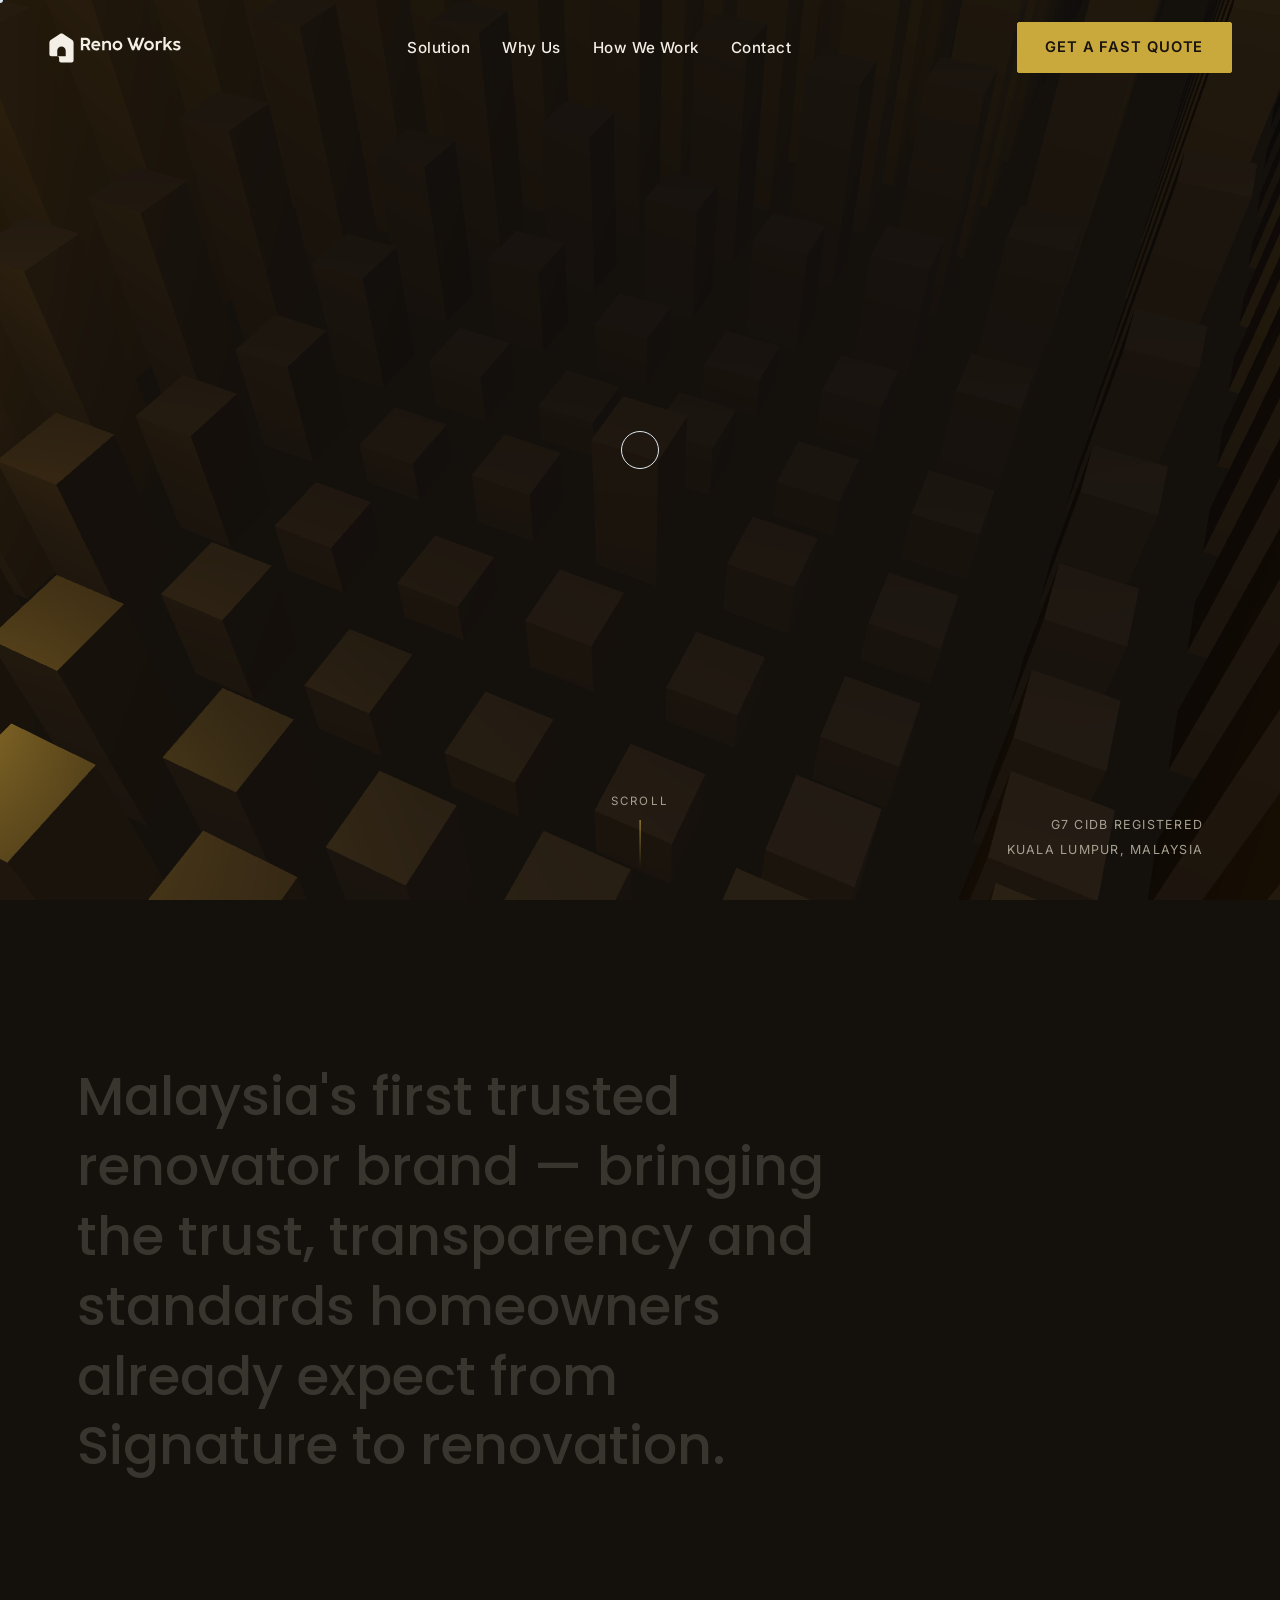
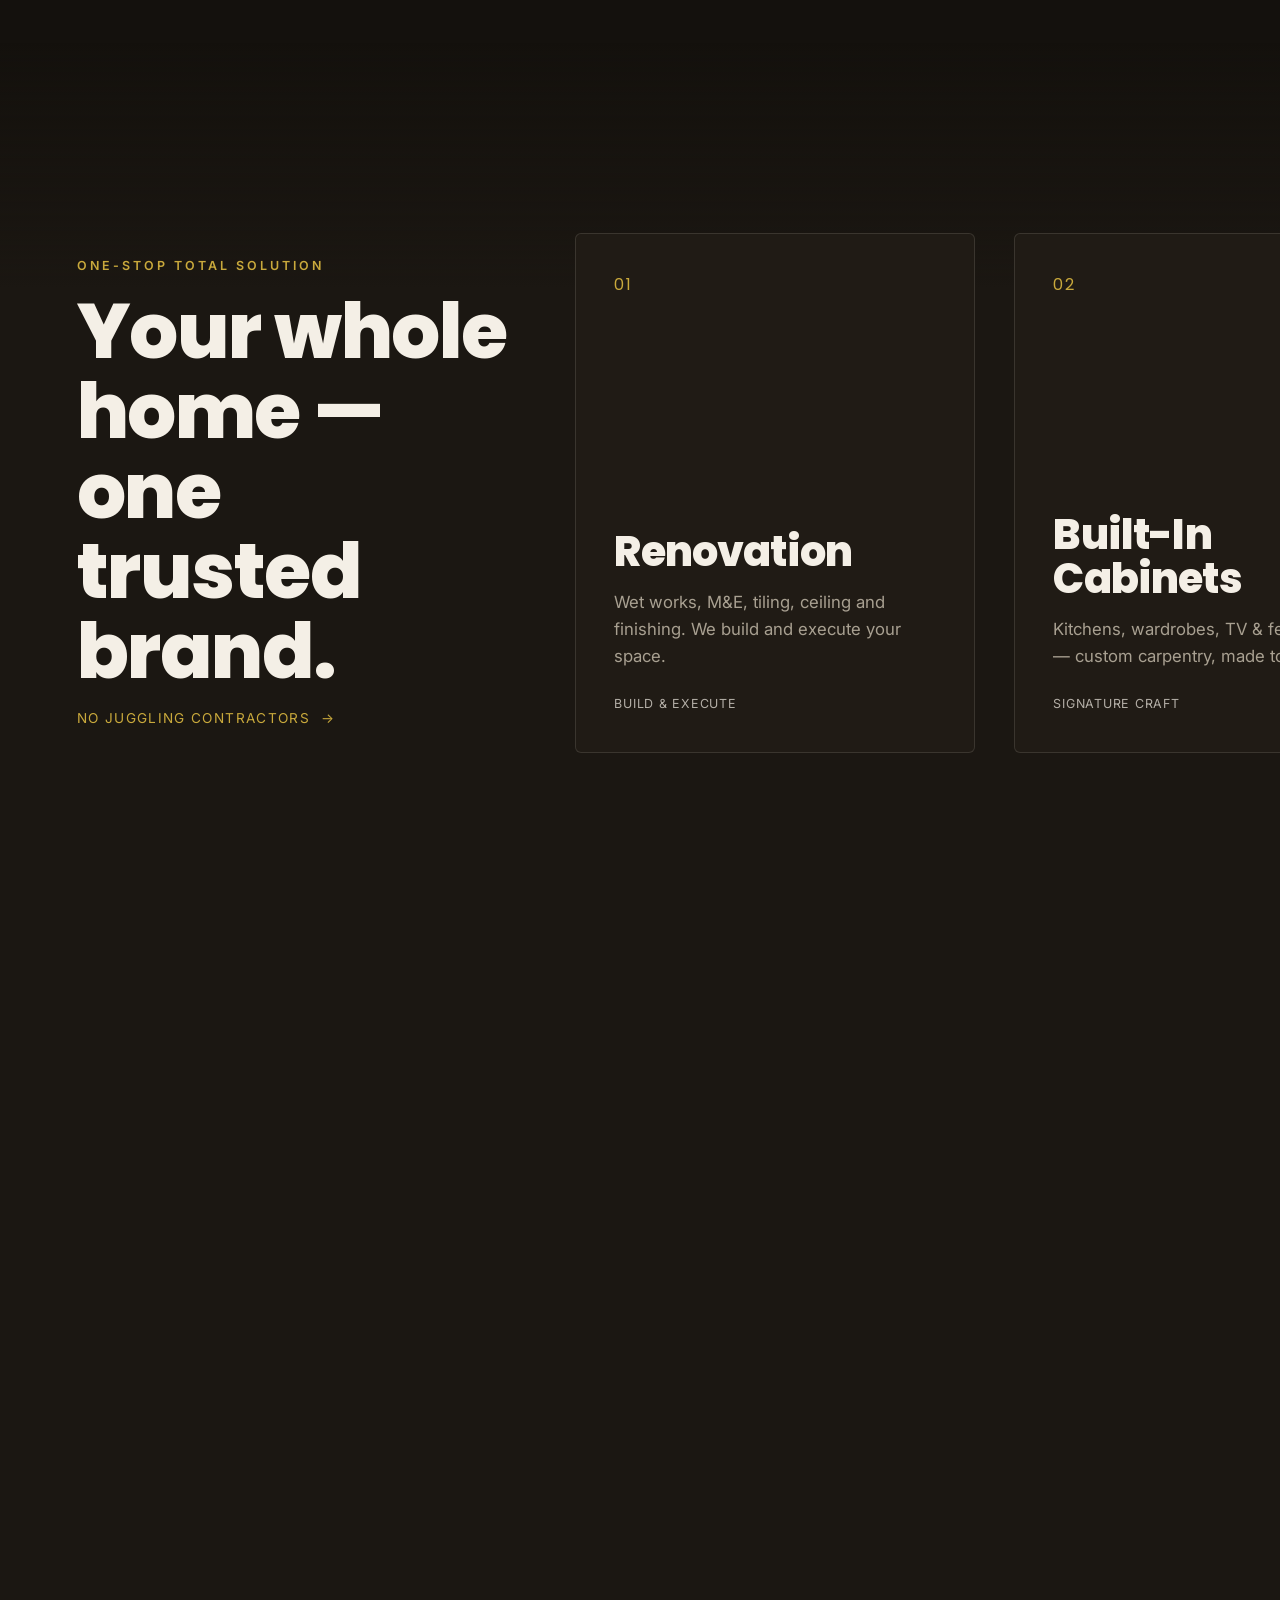
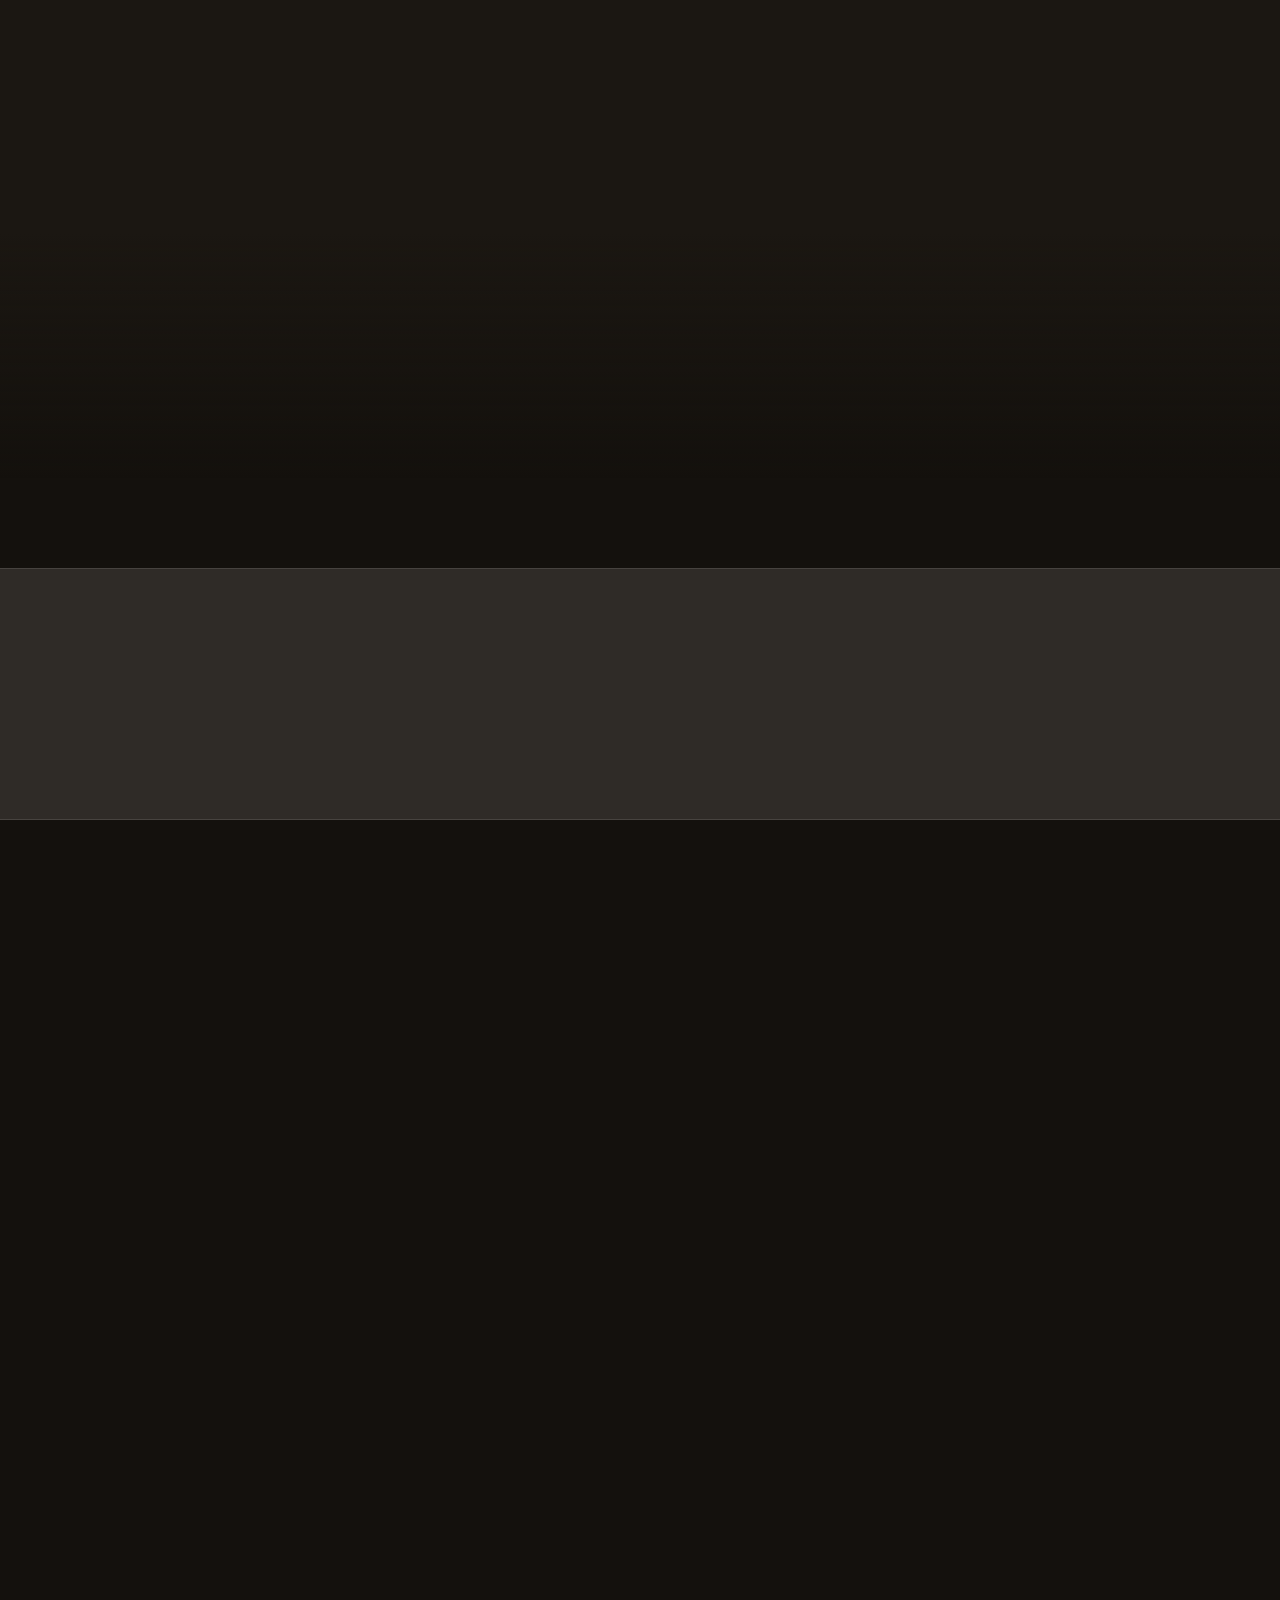
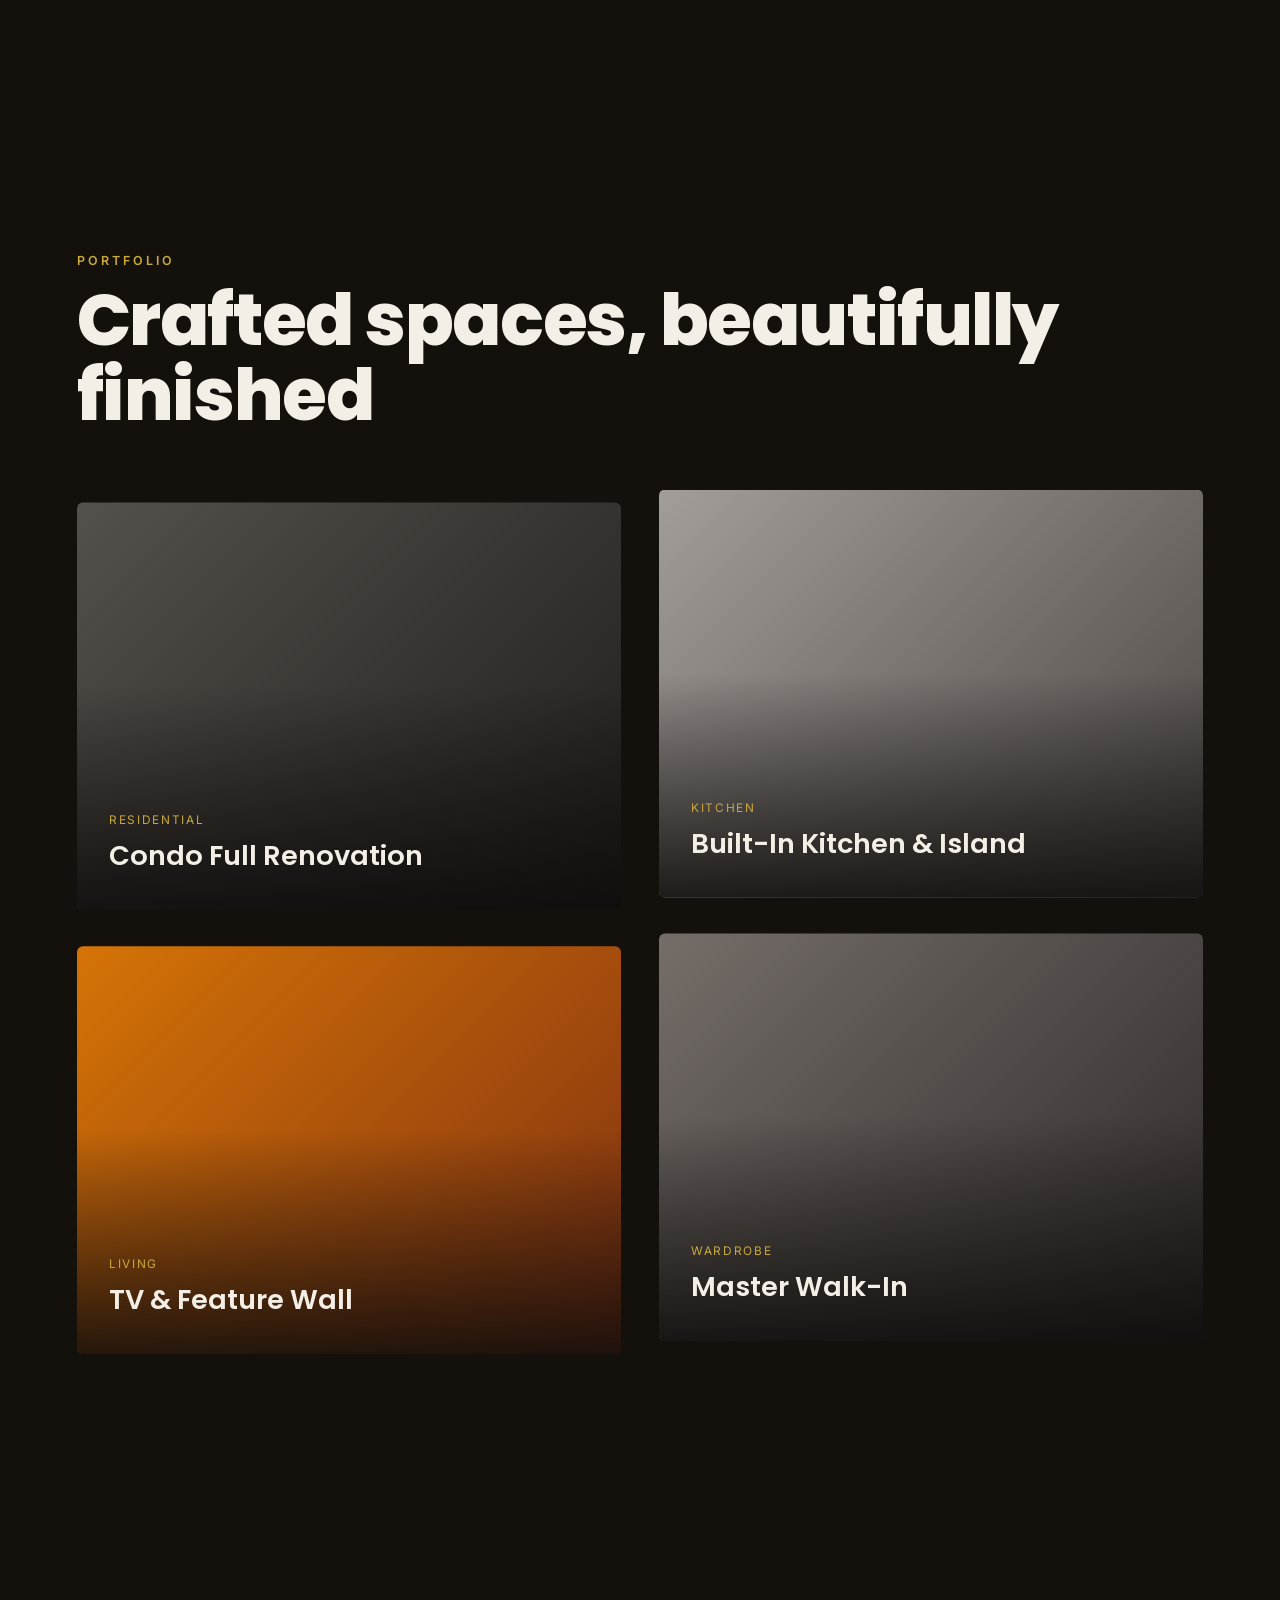
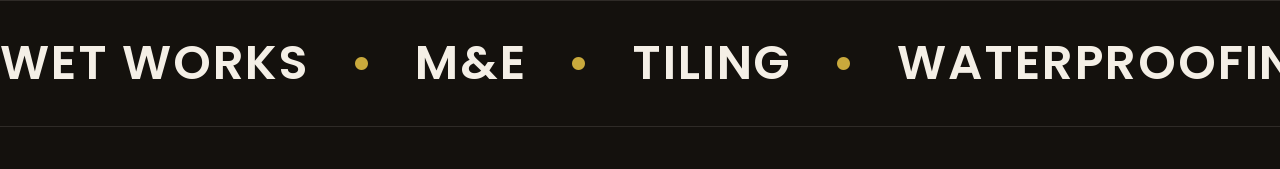
<file: index.html>
<!DOCTYPE html>
<html lang="en">
<head>
  <meta charset="UTF-8" />
  <meta name="viewport" content="width=device-width, initial-scale=1" />
  <title>Reno Works — Complete Renovation. Professionally Delivered.</title>
  <meta name="description" content="Reno Works — the renovation execution arm of Signature Group. Malaysia's first trusted renovator brand. G7 CIDB registered, fixed transparent pricing, 24-month quality assurance." />
  <link rel="icon" href="reno-mark.svg" type="image/svg+xml" />
  <link rel="preconnect" href="https://fonts.googleapis.com" />
  <link rel="preconnect" href="https://fonts.gstatic.com" crossorigin />
  <link href="https://fonts.googleapis.com/css2?family=Poppins:wght@500;600;700;800&family=Inter:wght@300;400;500;600;700&display=swap" rel="stylesheet" />
  <link rel="stylesheet" href="immersive.css" />
  <script type="importmap">
    { "imports": { "three": "./libs/three.module.min.js" } }
  </script>
  <script src="libs/gsap.min.js" defer></script>
  <script src="libs/ScrollTrigger.min.js" defer></script>
</head>
<body>
  <a class="skip-link" href="#main">Skip to content</a>

  <!-- ===== Preloader ===== -->
  <div class="preloader" id="preloader" aria-hidden="true">
    <div class="preloader-inner">
      <span class="preloader-brand">Reno Works</span>
      <span class="preloader-count" id="preloader-count">0</span>
      <span class="preloader-bar"><span class="preloader-bar-fill" id="preloader-fill"></span></span>
    </div>
  </div>

  <!-- ===== Custom cursor ===== -->
  <div class="cursor" id="cursor" aria-hidden="true"></div>
  <div class="cursor-dot" id="cursor-dot" aria-hidden="true"></div>

  <!-- ===== WebGL canvas ===== -->
  <canvas class="webgl" id="webgl" aria-hidden="true"></canvas>

  <!-- ===== Header ===== -->
  <header class="site-header" id="top">
    <a class="brand" href="#top" data-magnetic aria-label="Reno Works home">
      <span class="brand-logo" role="img" aria-label="Reno Works"></span>
    </a>
    <nav class="nav" aria-label="Primary">
      <a href="#solution" data-cursor="hover">Solution</a>
      <a href="#why" data-cursor="hover">Why Us</a>
      <a href="#process" data-cursor="hover">How We Work</a>
      <a href="#contact" data-cursor="hover">Contact</a>
    </nav>
    <a class="btn btn-accent" href="#contact" data-magnetic data-cursor="hover">Get a Fast Quote</a>
  </header>

  <main id="main">
    <!-- ===== Hero ===== -->
    <section class="hero" aria-labelledby="hero-title">
      <div class="hero-content">
        <p class="hero-eyebrow reveal-up">Complete Renovation. Professionally Delivered.</p>
        <h1 id="hero-title" class="hero-title">
          <span class="line"><span>Complete renovation.</span></span>
          <span class="line"><span>Execute with <em>precision.</em></span></span>
        </h1>
        <p class="hero-sub reveal-up">The renovation execution arm of Signature Group. After three decades building premium kitchens, wardrobes and interiors for Malaysian homes, we bring the same discipline and standards to renovation — on time, on budget, built to last.</p>
        <div class="hero-actions reveal-up">
          <a class="btn btn-accent btn-lg" href="#contact" data-magnetic data-cursor="hover">Get a Fast Quote</a>
          <a class="btn btn-line btn-lg" href="#process" data-cursor="hover">How We Work</a>
        </div>
      </div>
      <div class="hero-scroll" aria-hidden="true">
        <span>Scroll</span>
        <span class="hero-scroll-line"></span>
      </div>
      <div class="hero-meta" aria-hidden="true">
        <span>G7 CIDB Registered</span>
        <span>Kuala Lumpur, Malaysia</span>
      </div>
    </section>

    <!-- ===== Manifesto ===== -->
    <section class="manifesto" aria-label="Our vision">
      <p class="manifesto-text" id="manifesto">
        Malaysia's first trusted renovator brand — bringing the trust, transparency and standards homeowners already expect from Signature to renovation.
      </p>
    </section>

    <!-- ===== One-stop total solution (horizontal pinned) ===== -->
    <section class="h-section" id="solution" aria-labelledby="solution-title">
      <div class="h-pin">
        <div class="h-track" id="h-track">
          <div class="h-intro h-panel">
            <p class="eyebrow">One-Stop Total Solution</p>
            <h2 id="solution-title">Your whole<br>home — one<br>trusted brand.</h2>
            <p class="h-intro-sub">No juggling contractors &nbsp;→</p>
          </div>

          <article class="h-panel s-card" data-tilt data-cursor="view">
            <span class="s-num">01</span>
            <h3>Renovation</h3>
            <p>Wet works, M&amp;E, tiling, ceiling and finishing. We build and execute your space.</p>
            <span class="s-tag">Build &amp; Execute</span>
          </article>

          <article class="h-panel s-card" data-tilt data-cursor="view">
            <span class="s-num">02</span>
            <h3>Built-In Cabinets</h3>
            <p>Kitchens, wardrobes, TV &amp; feature walls — custom carpentry, made to fit.</p>
            <span class="s-tag">Signature Craft</span>
          </article>

          <article class="h-panel s-card" data-tilt data-cursor="view">
            <span class="s-num">03</span>
            <h3>Home Collective</h3>
            <p>Curtains, flooring, sanitary and smart home — every living essential, sourced.</p>
            <span class="s-tag">Living Essentials</span>
          </article>

          <article class="h-panel s-card" data-tilt data-cursor="view">
            <span class="s-num">04</span>
            <h3>Furniture</h3>
            <p>Sofas, dining, bedding and loose furniture — styled and move-in ready.</p>
            <span class="s-tag">Move-In Ready</span>
          </article>
        </div>
      </div>
    </section>

    <!-- ===== The SRW Promise (stats) ===== -->
    <section class="stats" aria-label="The SRW promise">
      <div class="stat reveal-up">
        <span class="stat-num" data-count="100" data-suffix="%">0</span>
        <span class="stat-label">On-time delivery, in writing</span>
      </div>
      <div class="stat reveal-up">
        <span class="stat-num" data-count="24" data-suffix="">0</span>
        <span class="stat-label">Month quality assurance</span>
      </div>
      <div class="stat reveal-up">
        <span class="stat-num" data-count="14" data-suffix="">0</span>
        <span class="stat-label">Step Signature Standard</span>
      </div>
      <div class="stat reveal-up">
        <span class="stat-num" data-count="0" data-suffix="">0</span>
        <span class="stat-label">Hidden costs — Fast Quote pricing</span>
      </div>
    </section>

    <!-- ===== Why choose SRW ===== -->
    <section class="reasons" id="why" aria-labelledby="why-title">
      <header class="reasons-head reveal-up">
        <p class="eyebrow">Why Choose SRW</p>
        <h2 id="why-title">Renovation, without the guesswork.</h2>
        <p class="reasons-sub">Renovation is stressful when you hire the wrong people. Here's how SRW removes the risk.</p>
      </header>
      <div class="reasons-grid">
        <article class="reason reveal-up" data-tilt>
          <span class="reason-no">01</span>
          <h3>Backed by Signature</h3>
          <p>Not a faceless contractor — a subsidiary of a 30-year home brand you can hold accountable.</p>
        </article>
        <article class="reason reveal-up" data-tilt>
          <span class="reason-no">02</span>
          <h3>G7 CIDB Registered</h3>
          <p>The highest contractor grade in Malaysia — proof of capability, capacity and compliance.</p>
        </article>
        <article class="reason reveal-up" data-tilt>
          <span class="reason-no">03</span>
          <h3>Fixed, Transparent Pricing</h3>
          <p>Detailed quotes up front. No hidden costs, no mid-project surprises — the #1 renovation fear, solved.</p>
        </article>
        <article class="reason reveal-up" data-tilt>
          <span class="reason-no">04</span>
          <h3>Dedicated Supervision</h3>
          <p>A named project supervisor coordinates daily and reports to you every week.</p>
        </article>
        <article class="reason reveal-up" data-tilt>
          <span class="reason-no">05</span>
          <h3>On-Time, Guaranteed</h3>
          <p>A locked schedule with weekly gate reviews — you always know exactly where your project stands.</p>
        </article>
        <article class="reason reveal-up" data-tilt>
          <span class="reason-no">06</span>
          <h3>24-Month Assurance</h3>
          <p>We don't disappear at handover. Formal quality assurance with a documented closeout.</p>
        </article>
      </div>
    </section>

    <!-- ===== Portfolio ===== -->
    <section class="work" id="work" aria-labelledby="work-title">
      <header class="work-head">
        <p class="eyebrow">Portfolio</p>
        <h2 id="work-title">Crafted spaces, beautifully finished</h2>
      </header>
      <div class="work-grid">
        <figure class="work-item wk-1" data-cursor="view" data-speed="0.92">
          <div class="work-media"></div>
          <figcaption><span>Residential</span><strong>Condo Full Renovation</strong></figcaption>
        </figure>
        <figure class="work-item wk-2" data-cursor="view" data-speed="1.08">
          <div class="work-media"></div>
          <figcaption><span>Kitchen</span><strong>Built-In Kitchen &amp; Island</strong></figcaption>
        </figure>
        <figure class="work-item wk-3" data-cursor="view" data-speed="0.96">
          <div class="work-media"></div>
          <figcaption><span>Living</span><strong>TV &amp; Feature Wall</strong></figcaption>
        </figure>
        <figure class="work-item wk-4" data-cursor="view" data-speed="1.12">
          <div class="work-media"></div>
          <figcaption><span>Wardrobe</span><strong>Master Walk-In</strong></figcaption>
        </figure>
      </div>
    </section>

    <!-- ===== The renovation journey (process) ===== -->
    <section class="process" id="process" aria-labelledby="process-title">
      <header class="process-head reveal-up">
        <p class="eyebrow">The Renovation Journey</p>
        <h2 id="process-title">Six stages. Fourteen steps. One standard.</h2>
        <p class="process-sub">Every step is a standard — not an extra. This is how SRW works on every project, from confirmation to closeout.</p>
      </header>
      <ol class="timeline">
        <li class="tl-item reveal-up"><span class="tl-no">01</span><div><h3>Pre-Entry</h3><p>Site kickoff &amp; client sign-off. Every measurement is signed before work starts.</p></div></li>
        <li class="tl-item reveal-up"><span class="tl-no">02</span><div><h3>Entry</h3><p>Property protection &amp; sealing — floor, doors and fixtures wrapped before any trade enters.</p></div></li>
        <li class="tl-item reveal-up"><span class="tl-no">03</span><div><h3>Progressing</h3><p>Laser-set setting-out, daily supervision and a weekly gate review every Friday.</p></div></li>
        <li class="tl-item reveal-up"><span class="tl-no">04</span><div><h3>Pre-Exit QC</h3><p>Internal QC sweep and a function test on every point — we find our own defects before you do.</p></div></li>
        <li class="tl-item reveal-up"><span class="tl-no">05</span><div><h3>Handover</h3><p>A room-by-room walkthrough and a premium handover pack — warranties, codes, photos and guides.</p></div></li>
        <li class="tl-item reveal-up"><span class="tl-no">06</span><div><h3>Assurance</h3><p>24-month quality assurance with a formal closeout inspection — documented sign-off, on paper.</p></div></li>
      </ol>
    </section>

    <!-- ===== Marquee (trades) ===== -->
    <section class="marquee" aria-hidden="true">
      <div class="marquee-track">
        <span>Wet Works</span><span class="m-dot">•</span><span>M&amp;E</span><span class="m-dot">•</span><span>Tiling</span><span class="m-dot">•</span><span>Waterproofing</span><span class="m-dot">•</span><span>Painting</span><span class="m-dot">•</span><span>Ceiling &amp; Partition</span><span class="m-dot">•</span><span>Metal &amp; Aluminium</span><span class="m-dot">•</span><span>Site Management</span><span class="m-dot">•</span>
        <span>Wet Works</span><span class="m-dot">•</span><span>M&amp;E</span><span class="m-dot">•</span><span>Tiling</span><span class="m-dot">•</span><span>Waterproofing</span><span class="m-dot">•</span><span>Painting</span><span class="m-dot">•</span><span>Ceiling &amp; Partition</span><span class="m-dot">•</span><span>Metal &amp; Aluminium</span><span class="m-dot">•</span><span>Site Management</span><span class="m-dot">•</span>
      </div>
    </section>

    <!-- ===== CTA ===== -->
    <section class="cta" id="contact" aria-labelledby="cta-title">
      <div class="cta-inner">
        <p class="eyebrow reveal-up">Ready to start your project?</p>
        <h2 id="cta-title" class="cta-title reveal-up">Let's build something<br><em>that lasts.</em></h2>
        <p class="cta-sub reveal-up">One brand. One point of contact. From bare unit to move-in ready — get a fast, transparent quote with no hidden costs.</p>
        <a class="btn btn-accent btn-xl" href="mailto:info@signature.my" data-magnetic data-cursor="hover">Get a Fast Quote</a>
        <div class="cta-contacts reveal-up">
          <a href="tel:+60362867000" data-cursor="hover">+603-6286 7000</a>
          <span>·</span>
          <a href="mailto:info@signature.my" data-cursor="hover">info@signature.my</a>
        </div>
      </div>
    </section>
  </main>

  <footer class="site-footer">
    <div class="footer-inner">
      <span class="brand-logo footer-logo" role="img" aria-label="Reno Works"></span>
      <p>Complete Renovation. Professionally Delivered. · A Signature Group company</p>
      <p>Signature Reno Works Sdn Bhd · Menara Chin Hin, Level 21, No. 1 Jalan Naga Emas, Sri Petaling, 57000 Kuala Lumpur</p>
      <p class="footer-links">
        <a href="classic.html" data-cursor="hover">View classic site</a>
        <span>·</span>
        <a href="tel:+60362867000" data-cursor="hover">+603-6286 7000</a>
        <span>·</span>
        <a href="#top" data-cursor="hover">Back to top ↑</a>
      </p>
      <p class="footer-copy">&copy; <span id="year">2026</span> Signature Reno Works Sdn Bhd. G7 CIDB Registered · Distinctive Deliver. Design Dedicatedly.</p>
    </div>
  </footer>

  <script type="module" src="immersive.js"></script>
</body>
</html>
</file>
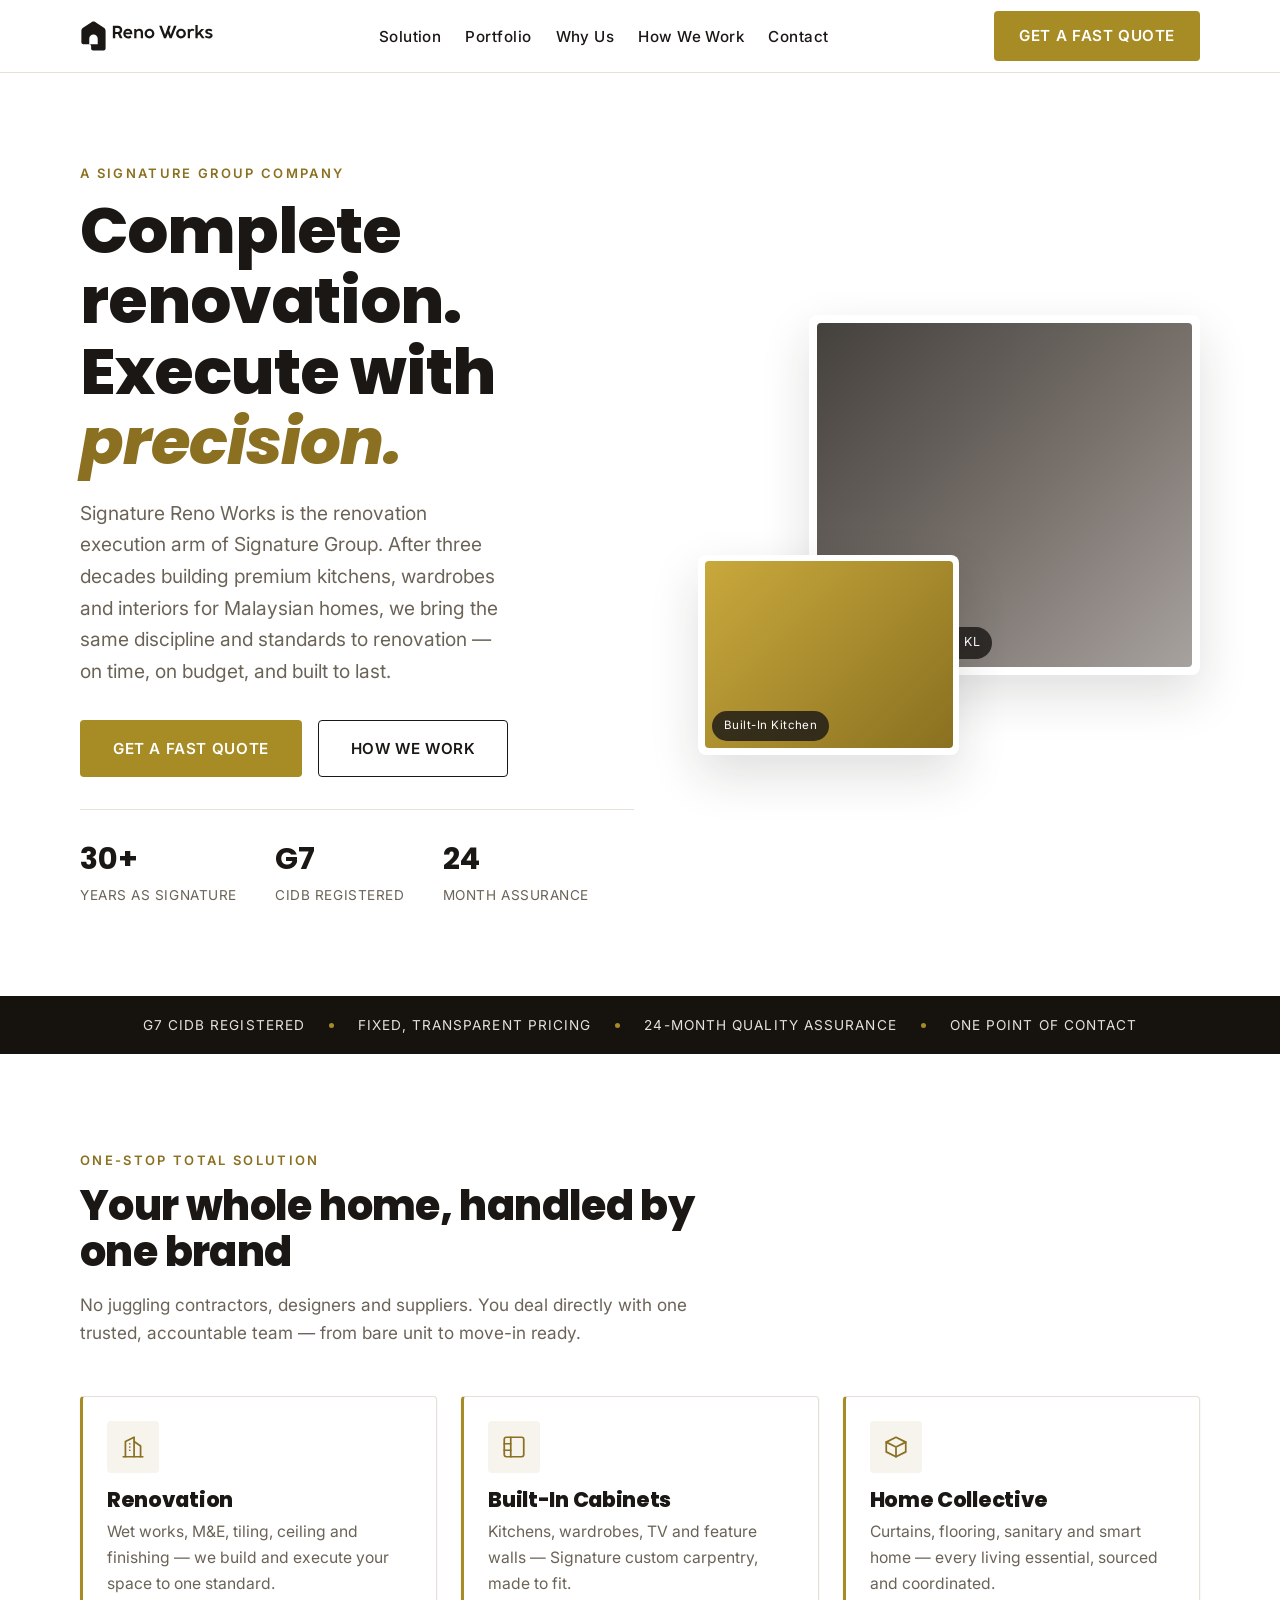
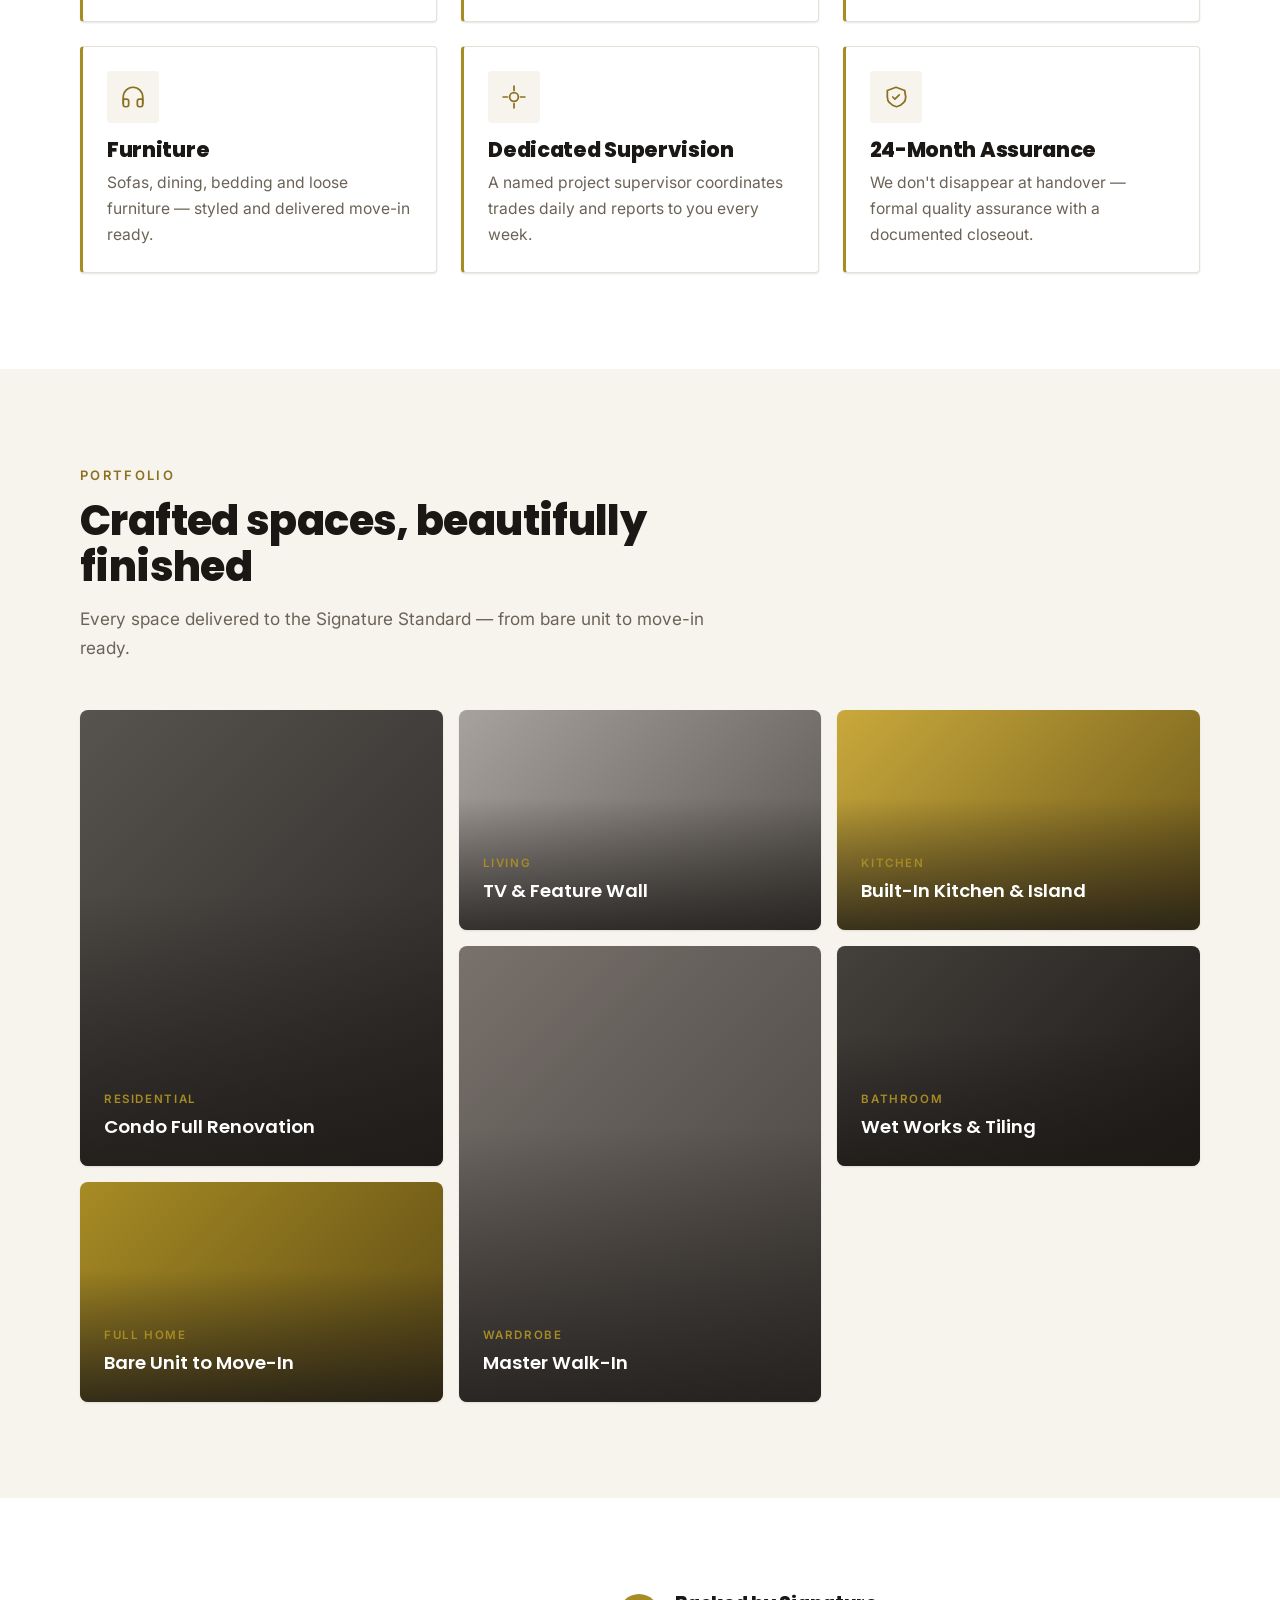
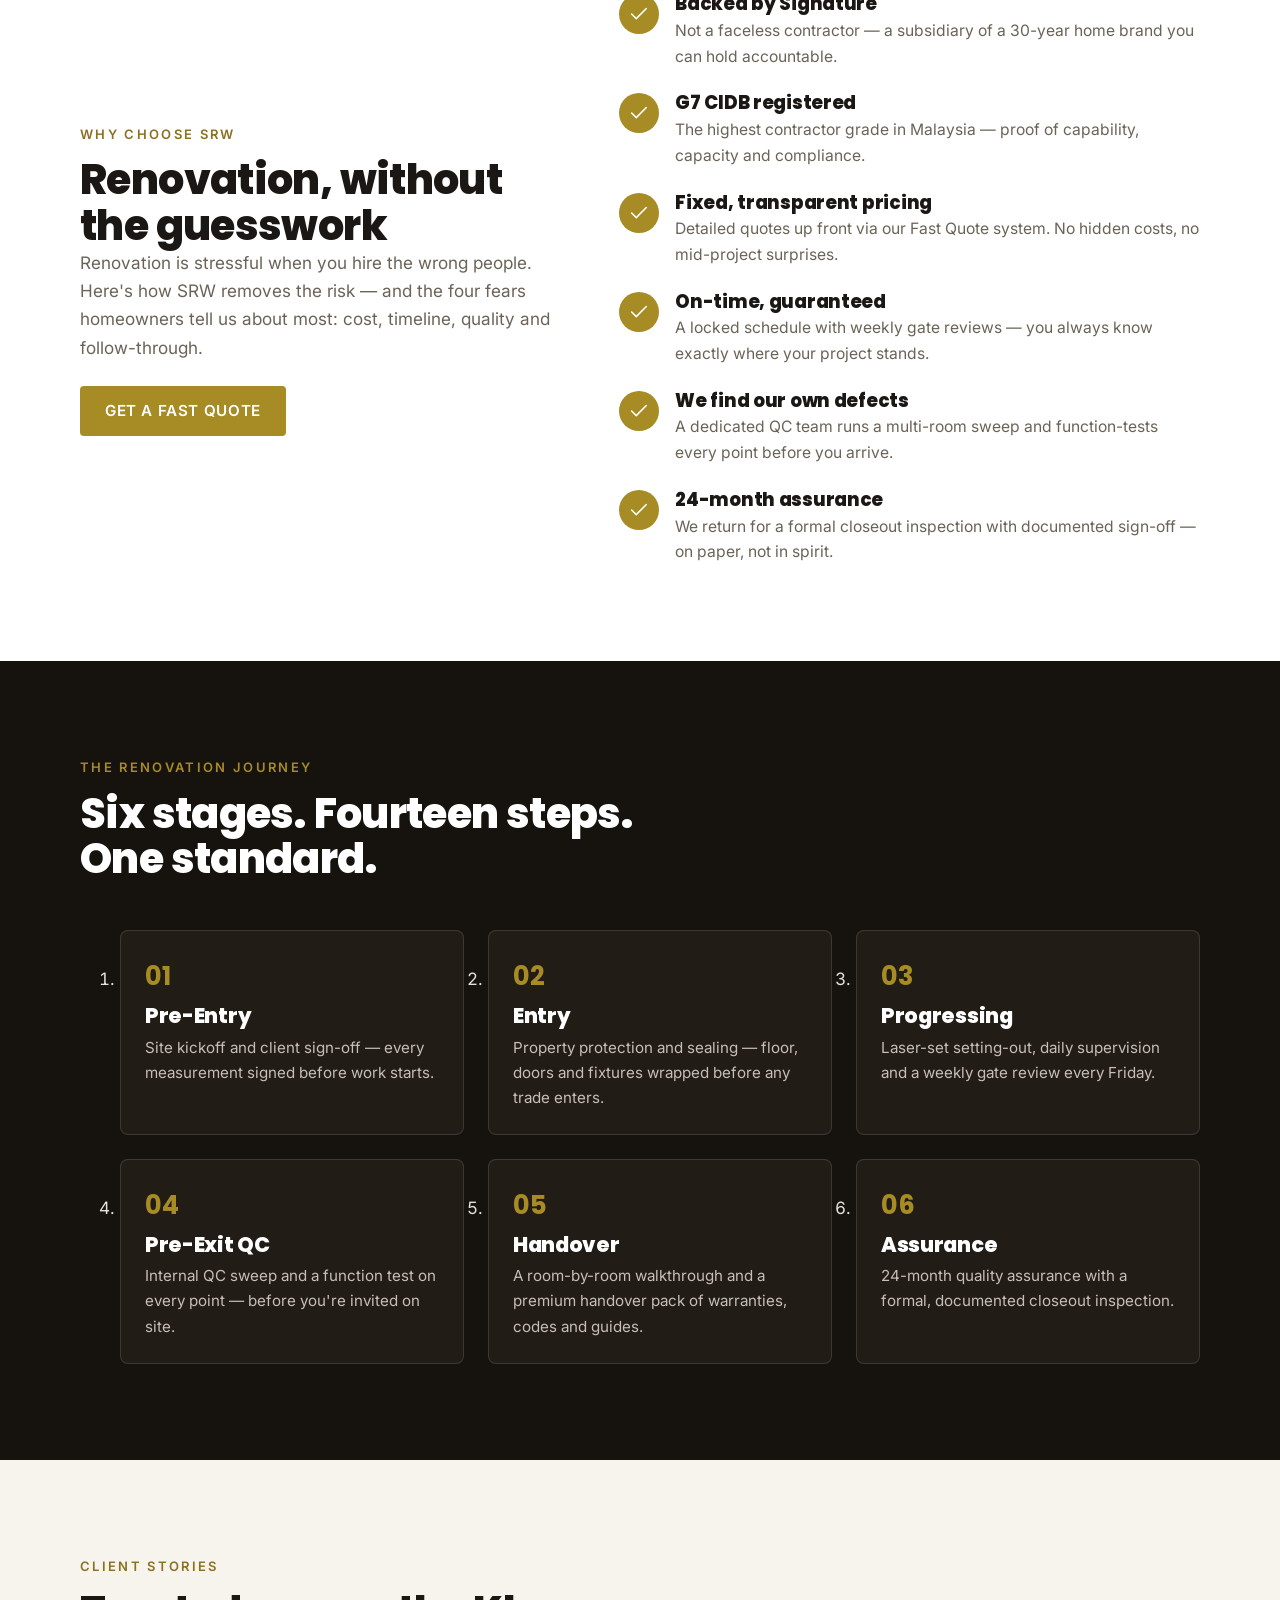
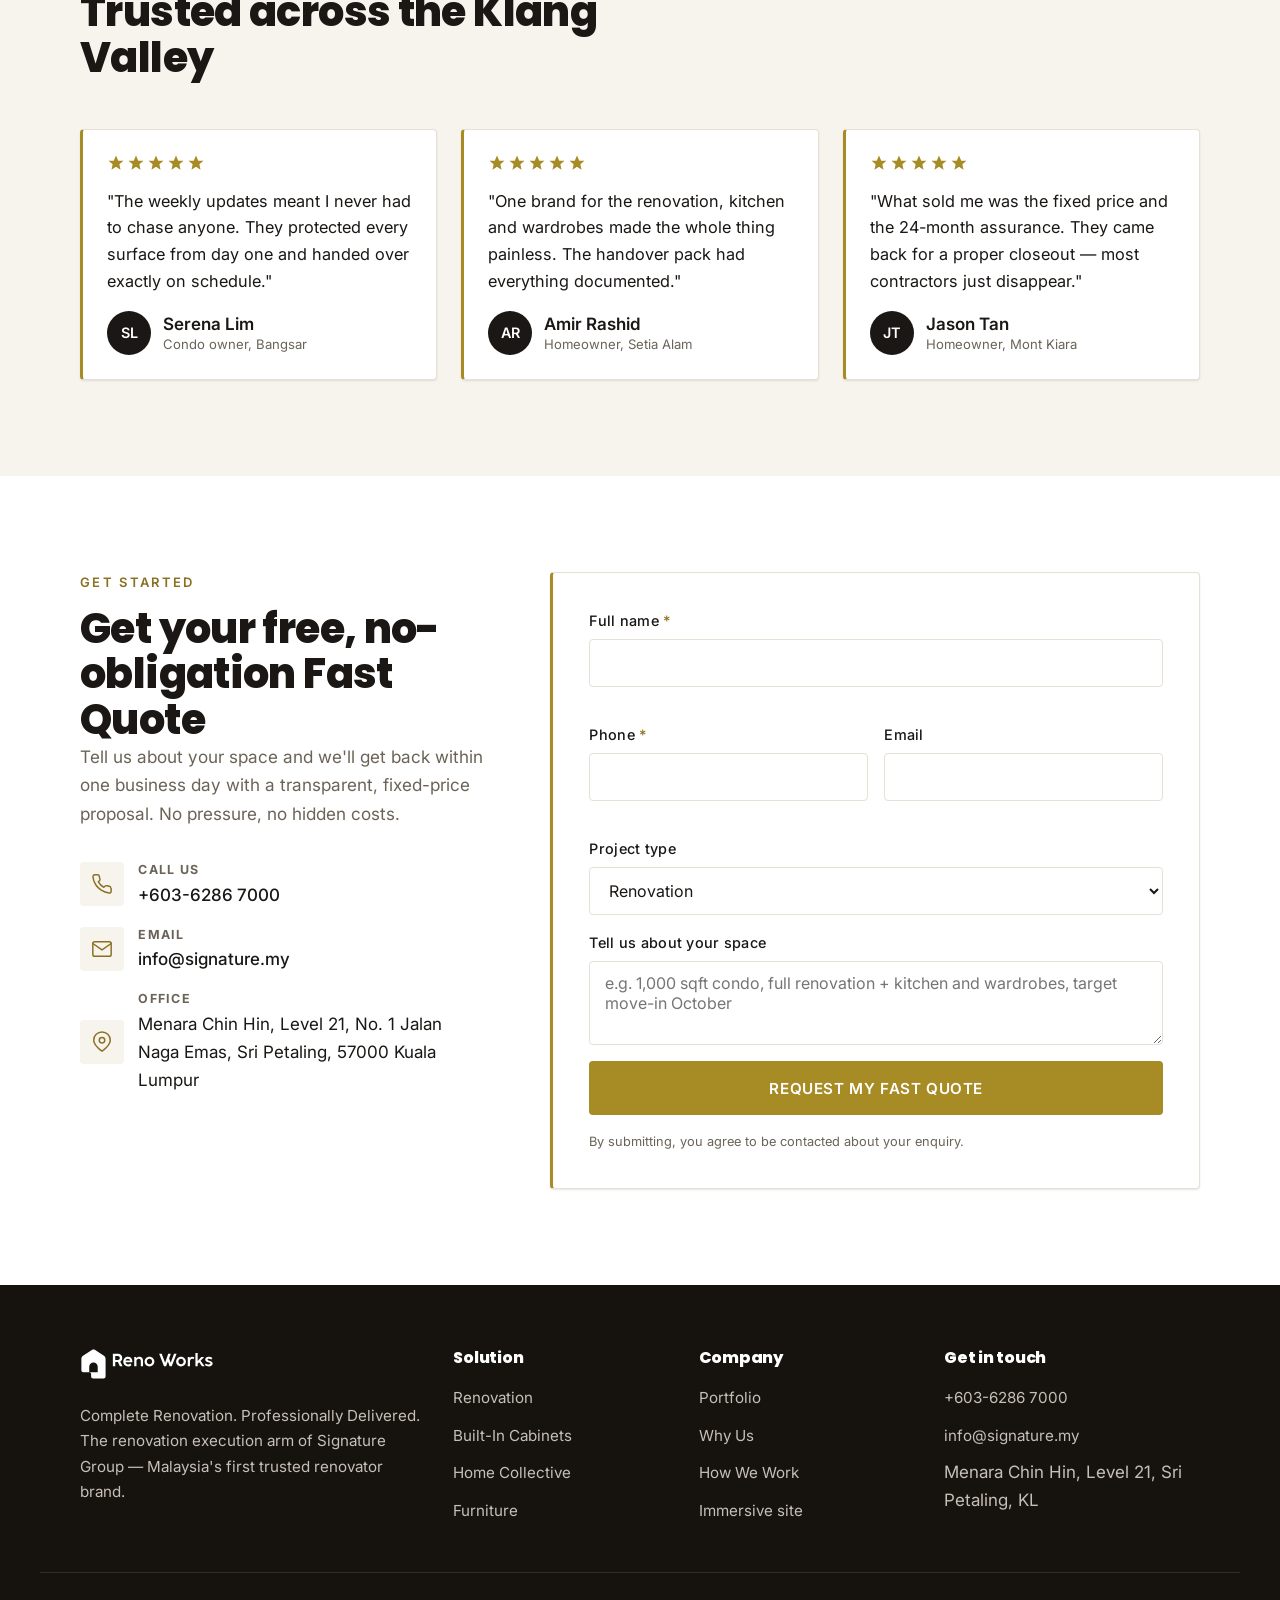
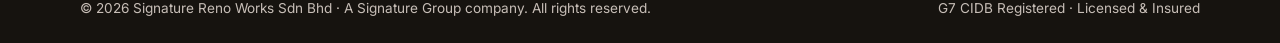
<file: classic.html>
<!DOCTYPE html>
<html lang="en">
<head>
  <meta charset="UTF-8" />
  <meta name="viewport" content="width=device-width, initial-scale=1" />
  <title>Reno Works — Complete Renovation. Professionally Delivered.</title>
  <meta name="description" content="Reno Works, the renovation execution arm of Signature Group. Malaysia's first trusted renovator brand — G7 CIDB registered, fixed transparent pricing, 24-month quality assurance." />
  <link rel="icon" href="reno-mark.svg" type="image/svg+xml" />
  <link rel="preconnect" href="https://fonts.googleapis.com" />
  <link rel="preconnect" href="https://fonts.gstatic.com" crossorigin />
  <link href="https://fonts.googleapis.com/css2?family=Poppins:wght@500;600;700;800&family=Inter:wght@300;400;500;600;700&display=swap" rel="stylesheet" />
  <link rel="stylesheet" href="styles.css" />
</head>
<body>
  <a class="skip-link" href="#main">Skip to content</a>

  <!-- ===== Header ===== -->
  <header class="site-header" id="top">
    <div class="container header-inner">
      <a class="brand" href="#top" aria-label="Reno Works home">
        <span class="brand-logo" role="img" aria-label="Reno Works"></span>
      </a>

      <nav class="nav" aria-label="Primary">
        <ul class="nav-list">
          <li><a href="#solution">Solution</a></li>
          <li><a href="#portfolio">Portfolio</a></li>
          <li><a href="#why">Why Us</a></li>
          <li><a href="#process">How We Work</a></li>
          <li><a href="#contact">Contact</a></li>
        </ul>
      </nav>

      <a class="btn btn-accent header-cta" href="#contact">Get a Fast Quote</a>

      <button class="nav-toggle" aria-label="Open menu" aria-expanded="false" aria-controls="mobile-nav">
        <span class="nav-toggle-bar"></span>
        <span class="nav-toggle-bar"></span>
        <span class="nav-toggle-bar"></span>
      </button>
    </div>

    <div class="mobile-nav" id="mobile-nav" hidden>
      <ul>
        <li><a href="#solution">Solution</a></li>
        <li><a href="#portfolio">Portfolio</a></li>
        <li><a href="#why">Why Us</a></li>
        <li><a href="#process">How We Work</a></li>
        <li><a href="#contact">Contact</a></li>
        <li><a class="btn btn-accent" href="#contact">Get a Fast Quote</a></li>
      </ul>
    </div>
  </header>

  <main id="main">
    <!-- ===== Hero ===== -->
    <section class="hero" aria-labelledby="hero-title">
      <div class="container hero-inner">
        <div class="hero-copy reveal">
          <p class="eyebrow">A Signature Group company</p>
          <h1 id="hero-title">Complete renovation.<br>Execute with <em>precision.</em></h1>
          <p class="hero-lead">
            Signature Reno Works is the renovation execution arm of Signature Group.
            After three decades building premium kitchens, wardrobes and interiors for
            Malaysian homes, we bring the same discipline and standards to renovation —
            on time, on budget, and built to last.
          </p>
          <div class="hero-actions">
            <a class="btn btn-accent btn-lg" href="#contact">Get a Fast Quote</a>
            <a class="btn btn-ghost btn-lg" href="#process">How We Work</a>
          </div>
          <dl class="hero-stats">
            <div><dt>30+</dt><dd>Years as Signature</dd></div>
            <div><dt>G7</dt><dd>CIDB registered</dd></div>
            <div><dt>24</dt><dd>Month assurance</dd></div>
          </dl>
        </div>

        <div class="hero-visual reveal" aria-hidden="true">
          <div class="hero-card hero-card-main">
            <div class="hero-card-photo photo-1"></div>
            <span class="hero-tag">Condo Renovation · KL</span>
          </div>
          <div class="hero-card hero-card-float">
            <div class="hero-card-photo photo-2"></div>
            <span class="hero-tag">Built-In Kitchen</span>
          </div>
        </div>
      </div>
    </section>

    <!-- ===== Trust strip ===== -->
    <section class="trust" aria-label="Credentials">
      <div class="container trust-inner">
        <span>G7 CIDB Registered</span>
        <span class="dot" aria-hidden="true"></span>
        <span>Fixed, Transparent Pricing</span>
        <span class="dot" aria-hidden="true"></span>
        <span>24-Month Quality Assurance</span>
        <span class="dot" aria-hidden="true"></span>
        <span>One Point of Contact</span>
      </div>
    </section>

    <!-- ===== One-stop solution ===== -->
    <section class="section" id="solution" aria-labelledby="services-title">
      <div class="container">
        <header class="section-head reveal">
          <p class="eyebrow">One-Stop Total Solution</p>
          <h2 id="services-title">Your whole home, handled by one brand</h2>
          <p class="section-sub">No juggling contractors, designers and suppliers. You deal directly with one trusted, accountable team — from bare unit to move-in ready.</p>
        </header>

        <div class="grid grid-3">
          <article class="card service-card reveal">
            <span class="service-icon" aria-hidden="true">
              <svg viewBox="0 0 24 24" fill="none" stroke="currentColor" stroke-width="1.6" stroke-linecap="round" stroke-linejoin="round"><path d="M3 21h18"/><path d="M5 21V7l8-4v18"/><path d="M19 21V11l-6-4"/><path d="M9 9h.01M9 12h.01M9 15h.01"/></svg>
            </span>
            <h3>Renovation</h3>
            <p>Wet works, M&amp;E, tiling, ceiling and finishing — we build and execute your space to one standard.</p>
          </article>

          <article class="card service-card reveal">
            <span class="service-icon" aria-hidden="true">
              <svg viewBox="0 0 24 24" fill="none" stroke="currentColor" stroke-width="1.6" stroke-linecap="round" stroke-linejoin="round"><rect x="3" y="3" width="18" height="18" rx="2"/><path d="M9 3v18"/><path d="M3 9h6M3 15h6"/></svg>
            </span>
            <h3>Built-In Cabinets</h3>
            <p>Kitchens, wardrobes, TV and feature walls — Signature custom carpentry, made to fit.</p>
          </article>

          <article class="card service-card reveal">
            <span class="service-icon" aria-hidden="true">
              <svg viewBox="0 0 24 24" fill="none" stroke="currentColor" stroke-width="1.6" stroke-linecap="round" stroke-linejoin="round"><path d="M12 3l9 4.5v9L12 21 3 16.5v-9z"/><path d="M3 7.5L12 12l9-4.5M12 12v9"/></svg>
            </span>
            <h3>Home Collective</h3>
            <p>Curtains, flooring, sanitary and smart home — every living essential, sourced and coordinated.</p>
          </article>

          <article class="card service-card reveal">
            <span class="service-icon" aria-hidden="true">
              <svg viewBox="0 0 24 24" fill="none" stroke="currentColor" stroke-width="1.6" stroke-linecap="round" stroke-linejoin="round"><path d="M3 18v-6a9 9 0 0 1 18 0v6"/><path d="M21 19a2 2 0 0 1-2 2h-1a2 2 0 0 1-2-2v-3a2 2 0 0 1 2-2h3zM3 19a2 2 0 0 0 2 2h1a2 2 0 0 0 2-2v-3a2 2 0 0 0-2-2H3z"/></svg>
            </span>
            <h3>Furniture</h3>
            <p>Sofas, dining, bedding and loose furniture — styled and delivered move-in ready.</p>
          </article>

          <article class="card service-card reveal">
            <span class="service-icon" aria-hidden="true">
              <svg viewBox="0 0 24 24" fill="none" stroke="currentColor" stroke-width="1.6" stroke-linecap="round" stroke-linejoin="round"><path d="M12 2v4M12 18v4M2 12h4M18 12h4"/><circle cx="12" cy="12" r="4"/></svg>
            </span>
            <h3>Dedicated Supervision</h3>
            <p>A named project supervisor coordinates trades daily and reports to you every week.</p>
          </article>

          <article class="card service-card reveal">
            <span class="service-icon" aria-hidden="true">
              <svg viewBox="0 0 24 24" fill="none" stroke="currentColor" stroke-width="1.6" stroke-linecap="round" stroke-linejoin="round"><path d="M9 12l2 2 4-4"/><path d="M21 12c0 5-3.5 7.5-8.5 9C7.5 19.5 4 17 4 12V6l8-3 8 3z"/></svg>
            </span>
            <h3>24-Month Assurance</h3>
            <p>We don't disappear at handover — formal quality assurance with a documented closeout.</p>
          </article>
        </div>
      </div>
    </section>

    <!-- ===== Portfolio ===== -->
    <section class="section section-muted" id="portfolio" aria-labelledby="portfolio-title">
      <div class="container">
        <header class="section-head reveal">
          <p class="eyebrow">Portfolio</p>
          <h2 id="portfolio-title">Crafted spaces, beautifully finished</h2>
          <p class="section-sub">Every space delivered to the Signature Standard — from bare unit to move-in ready.</p>
        </header>

        <div class="portfolio-grid">
          <figure class="portfolio-item reveal pf-1">
            <figcaption><span class="pf-cat">Residential</span><span class="pf-name">Condo Full Renovation</span></figcaption>
          </figure>
          <figure class="portfolio-item reveal pf-2">
            <figcaption><span class="pf-cat">Living</span><span class="pf-name">TV &amp; Feature Wall</span></figcaption>
          </figure>
          <figure class="portfolio-item reveal pf-3">
            <figcaption><span class="pf-cat">Kitchen</span><span class="pf-name">Built-In Kitchen &amp; Island</span></figcaption>
          </figure>
          <figure class="portfolio-item reveal pf-4">
            <figcaption><span class="pf-cat">Wardrobe</span><span class="pf-name">Master Walk-In</span></figcaption>
          </figure>
          <figure class="portfolio-item reveal pf-5">
            <figcaption><span class="pf-cat">Bathroom</span><span class="pf-name">Wet Works &amp; Tiling</span></figcaption>
          </figure>
          <figure class="portfolio-item reveal pf-6">
            <figcaption><span class="pf-cat">Full Home</span><span class="pf-name">Bare Unit to Move-In</span></figcaption>
          </figure>
        </div>
      </div>
    </section>

    <!-- ===== Why choose us ===== -->
    <section class="section" id="why" aria-labelledby="why-title">
      <div class="container why-inner">
        <div class="why-copy reveal">
          <p class="eyebrow">Why Choose SRW</p>
          <h2 id="why-title">Renovation, without the guesswork</h2>
          <p class="section-sub">Renovation is stressful when you hire the wrong people. Here's how SRW removes the risk — and the four fears homeowners tell us about most: cost, timeline, quality and follow-through.</p>
          <a class="btn btn-accent" href="#contact">Get a Fast Quote</a>
        </div>

        <ul class="why-list reveal">
          <li>
            <span class="why-icon" aria-hidden="true"><svg viewBox="0 0 24 24" fill="none" stroke="currentColor" stroke-width="1.7" stroke-linecap="round" stroke-linejoin="round"><path d="M20 6L9 17l-5-5"/></svg></span>
            <div>
              <h3>Backed by Signature</h3>
              <p>Not a faceless contractor — a subsidiary of a 30-year home brand you can hold accountable.</p>
            </div>
          </li>
          <li>
            <span class="why-icon" aria-hidden="true"><svg viewBox="0 0 24 24" fill="none" stroke="currentColor" stroke-width="1.7" stroke-linecap="round" stroke-linejoin="round"><path d="M20 6L9 17l-5-5"/></svg></span>
            <div>
              <h3>G7 CIDB registered</h3>
              <p>The highest contractor grade in Malaysia — proof of capability, capacity and compliance.</p>
            </div>
          </li>
          <li>
            <span class="why-icon" aria-hidden="true"><svg viewBox="0 0 24 24" fill="none" stroke="currentColor" stroke-width="1.7" stroke-linecap="round" stroke-linejoin="round"><path d="M20 6L9 17l-5-5"/></svg></span>
            <div>
              <h3>Fixed, transparent pricing</h3>
              <p>Detailed quotes up front via our Fast Quote system. No hidden costs, no mid-project surprises.</p>
            </div>
          </li>
          <li>
            <span class="why-icon" aria-hidden="true"><svg viewBox="0 0 24 24" fill="none" stroke="currentColor" stroke-width="1.7" stroke-linecap="round" stroke-linejoin="round"><path d="M20 6L9 17l-5-5"/></svg></span>
            <div>
              <h3>On-time, guaranteed</h3>
              <p>A locked schedule with weekly gate reviews — you always know exactly where your project stands.</p>
            </div>
          </li>
          <li>
            <span class="why-icon" aria-hidden="true"><svg viewBox="0 0 24 24" fill="none" stroke="currentColor" stroke-width="1.7" stroke-linecap="round" stroke-linejoin="round"><path d="M20 6L9 17l-5-5"/></svg></span>
            <div>
              <h3>We find our own defects</h3>
              <p>A dedicated QC team runs a multi-room sweep and function-tests every point before you arrive.</p>
            </div>
          </li>
          <li>
            <span class="why-icon" aria-hidden="true"><svg viewBox="0 0 24 24" fill="none" stroke="currentColor" stroke-width="1.7" stroke-linecap="round" stroke-linejoin="round"><path d="M20 6L9 17l-5-5"/></svg></span>
            <div>
              <h3>24-month assurance</h3>
              <p>We return for a formal closeout inspection with documented sign-off — on paper, not in spirit.</p>
            </div>
          </li>
        </ul>
      </div>
    </section>

    <!-- ===== Process / the journey ===== -->
    <section class="section section-dark" id="process" aria-labelledby="process-title">
      <div class="container">
        <header class="section-head reveal">
          <p class="eyebrow eyebrow-light">The Renovation Journey</p>
          <h2 id="process-title">Six stages. Fourteen steps. One standard.</h2>
        </header>
        <ol class="process-grid">
          <li class="reveal"><span class="step-no">01</span><h3>Pre-Entry</h3><p>Site kickoff and client sign-off — every measurement signed before work starts.</p></li>
          <li class="reveal"><span class="step-no">02</span><h3>Entry</h3><p>Property protection and sealing — floor, doors and fixtures wrapped before any trade enters.</p></li>
          <li class="reveal"><span class="step-no">03</span><h3>Progressing</h3><p>Laser-set setting-out, daily supervision and a weekly gate review every Friday.</p></li>
          <li class="reveal"><span class="step-no">04</span><h3>Pre-Exit QC</h3><p>Internal QC sweep and a function test on every point — before you're invited on site.</p></li>
          <li class="reveal"><span class="step-no">05</span><h3>Handover</h3><p>A room-by-room walkthrough and a premium handover pack of warranties, codes and guides.</p></li>
          <li class="reveal"><span class="step-no">06</span><h3>Assurance</h3><p>24-month quality assurance with a formal, documented closeout inspection.</p></li>
        </ol>
      </div>
    </section>

    <!-- ===== Testimonials ===== -->
    <section class="section section-muted" id="testimonials" aria-labelledby="testimonials-title">
      <div class="container">
        <header class="section-head reveal">
          <p class="eyebrow">Client Stories</p>
          <h2 id="testimonials-title">Trusted across the Klang Valley</h2>
        </header>
        <div class="grid grid-3">
          <blockquote class="card quote-card reveal">
            <div class="stars" aria-label="5 out of 5 stars">
              <svg viewBox="0 0 24 24" aria-hidden="true"><path d="M12 2l3 7h7l-5.5 4.5L18 21l-6-4-6 4 1.5-7.5L2 9h7z"/></svg><svg viewBox="0 0 24 24" aria-hidden="true"><path d="M12 2l3 7h7l-5.5 4.5L18 21l-6-4-6 4 1.5-7.5L2 9h7z"/></svg><svg viewBox="0 0 24 24" aria-hidden="true"><path d="M12 2l3 7h7l-5.5 4.5L18 21l-6-4-6 4 1.5-7.5L2 9h7z"/></svg><svg viewBox="0 0 24 24" aria-hidden="true"><path d="M12 2l3 7h7l-5.5 4.5L18 21l-6-4-6 4 1.5-7.5L2 9h7z"/></svg><svg viewBox="0 0 24 24" aria-hidden="true"><path d="M12 2l3 7h7l-5.5 4.5L18 21l-6-4-6 4 1.5-7.5L2 9h7z"/></svg>
            </div>
            <p>"The weekly updates meant I never had to chase anyone. They protected every surface from day one and handed over exactly on schedule."</p>
            <footer><span class="avatar" aria-hidden="true">SL</span><span><strong>Serena Lim</strong><small>Condo owner, Bangsar</small></span></footer>
          </blockquote>

          <blockquote class="card quote-card reveal">
            <div class="stars" aria-label="5 out of 5 stars">
              <svg viewBox="0 0 24 24" aria-hidden="true"><path d="M12 2l3 7h7l-5.5 4.5L18 21l-6-4-6 4 1.5-7.5L2 9h7z"/></svg><svg viewBox="0 0 24 24" aria-hidden="true"><path d="M12 2l3 7h7l-5.5 4.5L18 21l-6-4-6 4 1.5-7.5L2 9h7z"/></svg><svg viewBox="0 0 24 24" aria-hidden="true"><path d="M12 2l3 7h7l-5.5 4.5L18 21l-6-4-6 4 1.5-7.5L2 9h7z"/></svg><svg viewBox="0 0 24 24" aria-hidden="true"><path d="M12 2l3 7h7l-5.5 4.5L18 21l-6-4-6 4 1.5-7.5L2 9h7z"/></svg><svg viewBox="0 0 24 24" aria-hidden="true"><path d="M12 2l3 7h7l-5.5 4.5L18 21l-6-4-6 4 1.5-7.5L2 9h7z"/></svg>
            </div>
            <p>"One brand for the renovation, kitchen and wardrobes made the whole thing painless. The handover pack had everything documented."</p>
            <footer><span class="avatar" aria-hidden="true">AR</span><span><strong>Amir Rashid</strong><small>Homeowner, Setia Alam</small></span></footer>
          </blockquote>

          <blockquote class="card quote-card reveal">
            <div class="stars" aria-label="5 out of 5 stars">
              <svg viewBox="0 0 24 24" aria-hidden="true"><path d="M12 2l3 7h7l-5.5 4.5L18 21l-6-4-6 4 1.5-7.5L2 9h7z"/></svg><svg viewBox="0 0 24 24" aria-hidden="true"><path d="M12 2l3 7h7l-5.5 4.5L18 21l-6-4-6 4 1.5-7.5L2 9h7z"/></svg><svg viewBox="0 0 24 24" aria-hidden="true"><path d="M12 2l3 7h7l-5.5 4.5L18 21l-6-4-6 4 1.5-7.5L2 9h7z"/></svg><svg viewBox="0 0 24 24" aria-hidden="true"><path d="M12 2l3 7h7l-5.5 4.5L18 21l-6-4-6 4 1.5-7.5L2 9h7z"/></svg><svg viewBox="0 0 24 24" aria-hidden="true"><path d="M12 2l3 7h7l-5.5 4.5L18 21l-6-4-6 4 1.5-7.5L2 9h7z"/></svg>
            </div>
            <p>"What sold me was the fixed price and the 24-month assurance. They came back for a proper closeout — most contractors just disappear."</p>
            <footer><span class="avatar" aria-hidden="true">JT</span><span><strong>Jason Tan</strong><small>Homeowner, Mont Kiara</small></span></footer>
          </blockquote>
        </div>
      </div>
    </section>

    <!-- ===== Contact / Quote CTA ===== -->
    <section class="section" id="contact" aria-labelledby="contact-title">
      <div class="container contact-inner">
        <div class="contact-copy reveal">
          <p class="eyebrow">Get Started</p>
          <h2 id="contact-title">Get your free, no-obligation Fast Quote</h2>
          <p class="section-sub">Tell us about your space and we'll get back within one business day with a transparent, fixed-price proposal. No pressure, no hidden costs.</p>
          <ul class="contact-list">
            <li>
              <span class="contact-icon" aria-hidden="true"><svg viewBox="0 0 24 24" fill="none" stroke="currentColor" stroke-width="1.6" stroke-linecap="round" stroke-linejoin="round"><path d="M22 16.9v3a2 2 0 0 1-2.2 2 19.8 19.8 0 0 1-8.6-3.1 19.5 19.5 0 0 1-6-6A19.8 19.8 0 0 1 2.1 4.2 2 2 0 0 1 4.1 2h3a2 2 0 0 1 2 1.7c.1.9.3 1.8.6 2.6a2 2 0 0 1-.5 2.1L8 9.6a16 16 0 0 0 6 6l1.2-1.2a2 2 0 0 1 2.1-.5c.8.3 1.7.5 2.6.6a2 2 0 0 1 1.7 2z"/></svg></span>
              <span><strong>Call us</strong><a href="tel:+60362867000">+603-6286 7000</a></span>
            </li>
            <li>
              <span class="contact-icon" aria-hidden="true"><svg viewBox="0 0 24 24" fill="none" stroke="currentColor" stroke-width="1.6" stroke-linecap="round" stroke-linejoin="round"><rect x="2" y="4" width="20" height="16" rx="2"/><path d="M22 6l-10 7L2 6"/></svg></span>
              <span><strong>Email</strong><a href="mailto:info@signature.my">info@signature.my</a></span>
            </li>
            <li>
              <span class="contact-icon" aria-hidden="true"><svg viewBox="0 0 24 24" fill="none" stroke="currentColor" stroke-width="1.6" stroke-linecap="round" stroke-linejoin="round"><path d="M21 10c0 6-9 12-9 12s-9-6-9-12a9 9 0 0 1 18 0z"/><circle cx="12" cy="10" r="3"/></svg></span>
              <span><strong>Office</strong>Menara Chin Hin, Level 21, No. 1 Jalan Naga Emas, Sri Petaling, 57000 Kuala Lumpur</span>
            </li>
          </ul>
        </div>

        <form class="card quote-form reveal" id="quote-form" novalidate>
          <div class="field">
            <label for="name">Full name <span class="req" aria-hidden="true">*</span></label>
            <input id="name" name="name" type="text" autocomplete="name" required />
            <p class="error" data-for="name" aria-live="polite"></p>
          </div>
          <div class="field-row">
            <div class="field">
              <label for="phone">Phone <span class="req" aria-hidden="true">*</span></label>
              <input id="phone" name="phone" type="tel" autocomplete="tel" inputmode="tel" required />
              <p class="error" data-for="phone" aria-live="polite"></p>
            </div>
            <div class="field">
              <label for="email">Email</label>
              <input id="email" name="email" type="email" autocomplete="email" inputmode="email" />
              <p class="error" data-for="email" aria-live="polite"></p>
            </div>
          </div>
          <div class="field">
            <label for="service">Project type</label>
            <select id="service" name="service">
              <option value="renovation">Renovation</option>
              <option value="cabinets">Built-in cabinets</option>
              <option value="home-collective">Home collective (flooring, curtains, etc.)</option>
              <option value="furniture">Furniture</option>
              <option value="full">Full home — bare unit to move-in</option>
            </select>
          </div>
          <div class="field">
            <label for="message">Tell us about your space</label>
            <textarea id="message" name="message" rows="3" placeholder="e.g. 1,000 sqft condo, full renovation + kitchen and wardrobes, target move-in October"></textarea>
          </div>
          <button class="btn btn-accent btn-lg btn-block" type="submit">Request My Fast Quote</button>
          <p class="form-success" id="form-success" role="status" hidden>Thank you — your request is in. We'll be in touch within one business day.</p>
          <p class="form-note">By submitting, you agree to be contacted about your enquiry.</p>
        </form>
      </div>
    </section>
  </main>

  <!-- ===== Footer ===== -->
  <footer class="site-footer">
    <div class="container footer-inner">
      <div class="footer-brand">
        <a class="brand" href="#top" aria-label="Reno Works home">
          <span class="brand-logo" role="img" aria-label="Reno Works"></span>
        </a>
        <p>Complete Renovation. Professionally Delivered. The renovation execution arm of Signature Group — Malaysia's first trusted renovator brand.</p>
      </div>
      <nav class="footer-col" aria-label="Footer solution">
        <h4>Solution</h4>
        <ul>
          <li><a href="#solution">Renovation</a></li>
          <li><a href="#solution">Built-In Cabinets</a></li>
          <li><a href="#solution">Home Collective</a></li>
          <li><a href="#solution">Furniture</a></li>
        </ul>
      </nav>
      <nav class="footer-col" aria-label="Footer company">
        <h4>Company</h4>
        <ul>
          <li><a href="#portfolio">Portfolio</a></li>
          <li><a href="#why">Why Us</a></li>
          <li><a href="#process">How We Work</a></li>
          <li><a href="index.html">Immersive site</a></li>
        </ul>
      </nav>
      <div class="footer-col">
        <h4>Get in touch</h4>
        <ul>
          <li><a href="tel:+60362867000">+603-6286 7000</a></li>
          <li><a href="mailto:info@signature.my">info@signature.my</a></li>
          <li>Menara Chin Hin, Level 21, Sri Petaling, KL</li>
        </ul>
      </div>
    </div>
    <div class="container footer-bottom">
      <p>&copy; <span id="year">2026</span> Signature Reno Works Sdn Bhd · A Signature Group company. All rights reserved.</p>
      <p>G7 CIDB Registered · Licensed &amp; Insured</p>
    </div>
  </footer>

  <script src="main.js" defer></script>
</body>
</html>
</file>
<file: immersive.css>
/* ===========================================================
   RENO Works — Immersive 3D Experience
   Dark cinematic variant · WebGL + GSAP motion
   =========================================================== */

:root {
  /* Signature Reno Works — corporate identity: charcoal + antique brass gold */
  --bg: #14110D;
  --bg-soft: #1B1712;
  --surface: #201B15;
  --text: #F4EFE6;
  --muted: #A8A091;
  --accent: #C9A93C;        /* brass gold, legible on dark */
  --accent-deep: #A78B24;   /* SRW brand gold */
  --line: rgba(244, 239, 230, 0.12);
  --font-display: 'Poppins', system-ui, sans-serif;
  --font-body: 'Inter', system-ui, -apple-system, sans-serif;
  --ease: cubic-bezier(0.22, 0.61, 0.36, 1);
  --container: 1280px;
}

*, *::before, *::after { box-sizing: border-box; margin: 0; }
html { -webkit-text-size-adjust: 100%; scroll-behavior: smooth; }

body {
  font-family: var(--font-body);
  background: var(--bg);
  color: var(--text);
  line-height: 1.6;
  font-size: 1.05rem;
  overflow-x: hidden;
  -webkit-font-smoothing: antialiased;
}

a { color: inherit; text-decoration: none; }
ul, ol { list-style: none; padding: 0; }
canvas { display: block; }

h1, h2, h3 {
  font-family: var(--font-display);
  font-weight: 800;
  line-height: 1.04;
  letter-spacing: -0.02em;
}

em { font-style: italic; font-weight: 600; color: var(--accent); }
::selection { background: var(--accent); color: #1a1410; }

:focus-visible { outline: 2px solid var(--accent); outline-offset: 4px; }

.skip-link {
  position: absolute; left: -999px; top: 0; z-index: 1000;
  background: var(--accent); color: #1a1410; padding: 0.75rem 1.25rem; font-weight: 600;
}
.skip-link:focus { left: 1rem; top: 1rem; }

.eyebrow {
  font-size: 0.78rem; font-weight: 600; letter-spacing: 0.24em;
  text-transform: uppercase; color: var(--accent);
}

/* ----- WebGL canvas ----- */
.webgl {
  position: fixed; inset: 0; width: 100vw; height: 100vh;
  z-index: 0; pointer-events: none;
}

/* ----- Custom cursor ----- */
.cursor, .cursor-dot { position: fixed; top: 0; left: 0; z-index: 9999; pointer-events: none; border-radius: 50%; mix-blend-mode: difference; }
.cursor {
  width: 38px; height: 38px; border: 1.5px solid #fff;
  transform: translate(-50%, -50%);
  transition: width 0.3s var(--ease), height 0.3s var(--ease), background-color 0.3s var(--ease), opacity 0.3s var(--ease);
}
.cursor-dot { width: 6px; height: 6px; background: #fff; transform: translate(-50%, -50%); }
.cursor.is-hover { width: 64px; height: 64px; background: rgba(255,255,255,0.1); }
.cursor.is-view { width: 92px; height: 92px; background: #fff; }
.cursor.is-view::after { content: "VIEW"; color: #000; font-size: 0.7rem; font-weight: 700; letter-spacing: 0.1em; mix-blend-mode: normal; }
.cursor { display: flex; align-items: center; justify-content: center; }
body.using-touch .cursor, body.using-touch .cursor-dot { display: none; }

/* ----- Preloader ----- */
.preloader {
  position: fixed; inset: 0; z-index: 10000;
  background: var(--bg);
  display: grid; place-items: center;
  transition: opacity 0.8s var(--ease), visibility 0.8s var(--ease);
}
.preloader.done { opacity: 0; visibility: hidden; }
.preloader-inner { display: flex; flex-direction: column; align-items: center; gap: 1.5rem; width: min(340px, 70vw); }
.preloader-brand { font-family: var(--font-display); font-weight: 600; letter-spacing: 0.3em; text-transform: uppercase; font-size: 0.9rem; color: var(--muted); }
.preloader-count { font-family: var(--font-display); font-size: clamp(3rem, 12vw, 5rem); font-weight: 800; line-height: 1; }
.preloader-bar { width: 100%; height: 2px; background: var(--line); overflow: hidden; }
.preloader-bar-fill { display: block; height: 100%; width: 0%; background: var(--accent); }

/* ----- Header ----- */
.site-header {
  position: fixed; top: 0; left: 0; right: 0; z-index: 200;
  display: flex; align-items: center; justify-content: space-between;
  padding: 1.4rem clamp(1.25rem, 4vw, 3rem);
  mix-blend-mode: normal;
}
.brand { display: inline-flex; align-items: center; gap: 0.7rem; color: var(--text); }
.brand-logo {
  display: block; height: 30px; width: 133px;
  background-color: currentColor;
  -webkit-mask: url("reno-lockup.svg") no-repeat center / contain;
  mask: url("reno-lockup.svg") no-repeat center / contain;
}
.brand-name { letter-spacing: 0.12em; }
.footer-logo { color: #fff; margin-inline: auto; }
.brand-text { display: flex; flex-direction: column; line-height: 1.1; }
.brand-name { font-family: var(--font-display); font-weight: 600; font-size: 1.05rem; }
.brand-sub { font-size: 0.66rem; letter-spacing: 0.2em; text-transform: uppercase; color: var(--muted); }
.nav { display: flex; gap: 2rem; }
.nav a { position: relative; font-weight: 500; font-size: 0.95rem; letter-spacing: 0.03em; }
.nav a::after { content: ""; position: absolute; left: 0; bottom: -4px; width: 0; height: 1px; background: var(--accent); transition: width 0.3s var(--ease); }
.nav a:hover::after { width: 100%; }

/* ----- Buttons ----- */
.btn {
  --bg-c: var(--accent); --fg-c: #1a1410;
  display: inline-flex; align-items: center; justify-content: center;
  min-height: 48px; padding: 0.8rem 1.7rem;
  font-family: var(--font-body); font-weight: 600; font-size: 0.92rem;
  letter-spacing: 0.06em; text-transform: uppercase;
  background: var(--bg-c); color: var(--fg-c);
  border: 1px solid var(--bg-c); border-radius: 2px;
  cursor: pointer; transition: background-color 0.3s var(--ease), color 0.3s var(--ease), border-color 0.3s var(--ease);
  will-change: transform;
}
.btn-accent { --bg-c: var(--accent); --fg-c: #1a1410; }
.btn-accent:hover { --bg-c: var(--accent-deep); }
.btn-line { --bg-c: transparent; --fg-c: var(--text); border-color: var(--line); }
.btn-line:hover { border-color: var(--text); background: rgba(255,255,255,0.04); }
.btn-lg { min-height: 56px; padding: 1rem 2.2rem; }
.btn-xl { min-height: 64px; padding: 1.1rem 3rem; font-size: 1rem; }

/* ----- Sections base ----- */
main { position: relative; z-index: 1; }
section { position: relative; }

/* ----- Hero ----- */
.hero {
  min-height: 100vh; display: flex; flex-direction: column; justify-content: center;
  padding: 0 clamp(1.25rem, 6vw, 6rem);
}
.hero-content { max-width: 1100px; }
.hero-eyebrow { font-size: 0.85rem; font-weight: 600; letter-spacing: 0.28em; text-transform: uppercase; color: var(--accent); margin-bottom: 1.5rem; }
.hero-title { font-size: clamp(3rem, 11vw, 9rem); font-weight: 800; letter-spacing: -0.01em; }
.hero-title .line { display: block; overflow: hidden; }
.hero-title .line > span { display: block; }
.hero-sub { max-width: 46ch; margin-top: 1.75rem; font-size: clamp(1.05rem, 1.6vw, 1.3rem); color: var(--muted); }
.hero-actions { display: flex; flex-wrap: wrap; gap: 1rem; margin-top: 2.5rem; }
.hero-scroll { position: absolute; left: 50%; bottom: 2rem; transform: translateX(-50%); display: flex; flex-direction: column; align-items: center; gap: 0.6rem; font-size: 0.72rem; letter-spacing: 0.2em; text-transform: uppercase; color: var(--muted); }
.hero-scroll-line { width: 1px; height: 48px; background: linear-gradient(var(--accent), transparent); animation: scrollPulse 2s var(--ease) infinite; }
@keyframes scrollPulse { 0%, 100% { opacity: 0.3; transform: scaleY(0.6); } 50% { opacity: 1; transform: scaleY(1); } }
.hero-meta { position: absolute; right: clamp(1.25rem, 6vw, 6rem); bottom: 2.5rem; display: flex; flex-direction: column; align-items: flex-end; gap: 0.3rem; font-size: 0.78rem; letter-spacing: 0.1em; text-transform: uppercase; color: var(--muted); }

/* ----- Manifesto ----- */
.manifesto { padding: clamp(6rem, 18vh, 14rem) clamp(1.25rem, 6vw, 6rem); }
.manifesto-text {
  font-family: var(--font-display); font-weight: 500;
  font-size: clamp(1.6rem, 4.2vw, 3.6rem); line-height: 1.3; max-width: 22ch;
}
.manifesto-text .w { display: inline-block; opacity: 0.16; transition: opacity 0.2s linear; }

/* ----- Horizontal pinned services ----- */
.h-section { background: linear-gradient(180deg, transparent, var(--bg-soft) 12%, var(--bg-soft) 88%, transparent); }
.h-pin { height: 100vh; overflow: hidden; display: flex; align-items: center; }
.h-track { display: flex; gap: clamp(1.5rem, 3vw, 2.5rem); padding-inline: clamp(1.25rem, 6vw, 6rem); will-change: transform; }
.h-panel { flex: 0 0 auto; }
.h-intro { width: min(80vw, 460px); display: flex; flex-direction: column; justify-content: center; }
.h-intro h2 { font-size: clamp(2.5rem, 6vw, 5rem); margin: 1rem 0; }
.h-intro-sub { color: var(--accent); letter-spacing: 0.1em; text-transform: uppercase; font-size: 0.85rem; }

.s-card {
  width: min(82vw, 400px); height: 60vh; max-height: 520px;
  background: var(--surface); border: 1px solid var(--line); border-radius: 6px;
  padding: clamp(1.5rem, 3vw, 2.5rem);
  display: flex; flex-direction: column;
  transition: border-color 0.4s var(--ease), background-color 0.4s var(--ease);
  transform-style: preserve-3d; will-change: transform;
}
.s-card:hover { border-color: var(--accent); background: #221c18; }
.s-num { font-family: var(--font-display); font-size: 1rem; color: var(--accent); letter-spacing: 0.1em; }
.s-card h3 { font-size: clamp(1.8rem, 4vw, 2.6rem); margin-top: auto; }
.s-card p { color: var(--muted); margin-top: 1rem; }
.s-tag { margin-top: 1.5rem; font-size: 0.78rem; letter-spacing: 0.06em; text-transform: uppercase; color: var(--text); opacity: 0.7; }

/* ----- Stats ----- */
.stats {
  display: grid; grid-template-columns: repeat(4, 1fr);
  gap: 1px; background: var(--line);
  border-block: 1px solid var(--line);
  margin: clamp(4rem, 10vh, 8rem) 0;
}
.stat { background: var(--bg); padding: clamp(2rem, 5vw, 4rem) clamp(1.25rem, 3vw, 2.5rem); display: flex; flex-direction: column; gap: 0.5rem; }
.stat-num { font-family: var(--font-display); font-weight: 800; font-size: clamp(2.5rem, 6vw, 4.5rem); line-height: 1; color: var(--text); }
.stat-label { font-size: 0.82rem; letter-spacing: 0.06em; text-transform: uppercase; color: var(--muted); }

/* ----- Why SRW (reasons) ----- */
.reasons { padding: clamp(4rem, 10vh, 8rem) clamp(1.25rem, 6vw, 6rem); }
.reasons-head { max-width: 640px; margin-bottom: clamp(2.5rem, 6vw, 4rem); }
.reasons-head h2 { font-size: clamp(2rem, 5vw, 3.6rem); margin: 0.75rem 0; }
.reasons-sub { color: var(--muted); font-size: 1.08rem; }
.reasons-grid { display: grid; grid-template-columns: repeat(3, 1fr); gap: clamp(1rem, 2.5vw, 1.75rem); }
.reason {
  background: var(--surface); border: 1px solid var(--line);
  border-left: 3px solid var(--accent-deep); border-radius: 4px;
  padding: clamp(1.5rem, 2.5vw, 2rem);
  transition: border-color 0.35s var(--ease), background-color 0.35s var(--ease), transform 0.35s var(--ease);
  will-change: transform;
}
.reason:hover { border-color: var(--accent); border-left-color: var(--accent); background: #261f17; }
.reason-no { font-family: var(--font-display); font-weight: 800; font-size: 1.1rem; color: var(--accent); letter-spacing: 0.05em; }
.reason h3 { font-size: 1.35rem; margin: 0.75rem 0 0.6rem; }
.reason p { color: var(--muted); font-size: 0.98rem; }

/* ----- Work ----- */
.work { padding: 0 clamp(1.25rem, 6vw, 6rem) clamp(4rem, 10vh, 8rem); }
.work-head { margin-bottom: clamp(2rem, 5vw, 4rem); }
.work-head h2 { font-size: clamp(2.2rem, 6vw, 4.5rem); margin-top: 0.75rem; }
.work-grid { display: grid; grid-template-columns: 1fr 1fr; gap: clamp(1.25rem, 3vw, 2.5rem); }
.work-item { position: relative; border-radius: 6px; overflow: hidden; aspect-ratio: 4 / 3; will-change: transform; }
.work-media { position: absolute; inset: -12% 0; transition: transform 0.6s var(--ease); }
.work-item:hover .work-media { transform: scale(1.06); }
.work-item::after { content: ""; position: absolute; inset: 0; background: linear-gradient(180deg, transparent 45%, rgba(14,12,11,0.85)); }
.work-item figcaption { position: absolute; left: 0; bottom: 0; z-index: 2; padding: clamp(1.25rem, 3vw, 2rem); display: flex; flex-direction: column; gap: 0.3rem; }
.work-item figcaption span { font-size: 0.74rem; letter-spacing: 0.14em; text-transform: uppercase; color: var(--accent); }
.work-item figcaption strong { font-family: var(--font-display); font-weight: 600; font-size: clamp(1.2rem, 2.5vw, 1.7rem); }
.wk-1 .work-media { background: linear-gradient(135deg, #57534E, #1C1917); }
.wk-2 .work-media { background: linear-gradient(135deg, #A8A29E, #44403C); }
.wk-3 .work-media { background: linear-gradient(135deg, #D97706, #7C2D12); }
.wk-4 .work-media { background: linear-gradient(135deg, #78716C, #292524); }

/* ----- Process timeline ----- */
.process { padding: clamp(4rem, 10vh, 8rem) clamp(1.25rem, 6vw, 6rem); }
.process-head { margin-bottom: clamp(2.5rem, 6vw, 5rem); }
.process-head h2 { font-size: clamp(2rem, 5vw, 3.6rem); margin-top: 0.75rem; max-width: 18ch; }
.process-sub { color: var(--muted); font-size: 1.05rem; margin-top: 1rem; max-width: 52ch; }
.timeline { display: grid; gap: 0; }
.tl-item { display: grid; grid-template-columns: 120px 1fr; gap: clamp(1rem, 4vw, 3rem); padding: clamp(1.5rem, 4vw, 2.5rem) 0; border-top: 1px solid var(--line); align-items: baseline; }
.tl-item:last-child { border-bottom: 1px solid var(--line); }
.tl-no { font-family: var(--font-display); font-size: clamp(2rem, 5vw, 3.5rem); font-weight: 700; color: var(--accent); }
.tl-item h3 { font-size: clamp(1.4rem, 3vw, 2.2rem); }
.tl-item p { color: var(--muted); margin-top: 0.5rem; max-width: 50ch; }

/* ----- Marquee ----- */
.marquee { overflow: hidden; border-block: 1px solid var(--line); padding: 1.5rem 0; }
.marquee-track { display: flex; gap: 2.5rem; white-space: nowrap; width: max-content; animation: marquee 28s linear infinite; }
.marquee-track span { font-family: var(--font-display); font-weight: 600; font-size: clamp(1.5rem, 4vw, 3rem); text-transform: uppercase; letter-spacing: 0.04em; }
.marquee-track .m-dot { color: var(--accent); }
@keyframes marquee { to { transform: translateX(-50%); } }

/* ----- CTA ----- */
.cta { min-height: 90vh; display: grid; place-items: center; text-align: center; padding: clamp(4rem, 10vh, 8rem) clamp(1.25rem, 6vw, 6rem); }
.cta-inner { display: flex; flex-direction: column; align-items: center; gap: 1.5rem; max-width: 900px; }
.cta-title { font-size: clamp(2.6rem, 9vw, 7rem); font-weight: 800; line-height: 1.02; }
.cta-sub { color: var(--muted); max-width: 44ch; font-size: 1.1rem; }
.cta .btn { margin-top: 1rem; }
.cta-contacts { display: flex; flex-wrap: wrap; gap: 0.75rem; justify-content: center; margin-top: 1.5rem; color: var(--muted); }
.cta-contacts a:hover { color: var(--accent); }

/* ----- Footer ----- */
.site-footer { position: relative; z-index: 1; background: var(--bg-soft); border-top: 1px solid var(--line); padding: clamp(3rem, 6vw, 5rem) clamp(1.25rem, 6vw, 6rem); }
.footer-inner { display: flex; flex-direction: column; gap: 0.6rem; align-items: center; text-align: center; }
.footer-inner .brand-name { font-size: 1.4rem; }
.footer-inner p { color: var(--muted); font-size: 0.9rem; }
.footer-links { display: flex; gap: 0.6rem; }
.footer-links a:hover { color: var(--accent); }
.footer-copy { font-size: 0.8rem; opacity: 0.7; margin-top: 0.5rem; }

/* ----- Reveal helpers (driven by GSAP, with CSS fallback) ----- */
.reveal-up { opacity: 0; transform: translateY(40px); }
.no-js-ready .reveal-up, .reveal-up.shown { opacity: 1; transform: none; }

/* ===========================================================
   Responsive
   =========================================================== */
@media (max-width: 900px) {
  .nav { display: none; }
  .stats { grid-template-columns: 1fr 1fr; }
  .reasons-grid { grid-template-columns: 1fr 1fr; }
  .work-grid { grid-template-columns: 1fr; }
  .tl-item { grid-template-columns: 70px 1fr; }
}
@media (max-width: 560px) {
  .site-header { padding: 1rem 1.25rem; }
  .brand-logo { height: 24px; width: 106px; }
  .hero-meta { display: none; }
  .stats { grid-template-columns: 1fr; }
  .reasons-grid { grid-template-columns: 1fr; }
  .s-card { width: 80vw; height: 56vh; }
}

/* ----- Reduced motion ----- */
@media (prefers-reduced-motion: reduce) {
  html { scroll-behavior: auto; }
  *, *::before, *::after { animation-duration: 0.001ms !important; animation-iteration-count: 1 !important; transition-duration: 0.001ms !important; }
  .reveal-up { opacity: 1 !important; transform: none !important; }
  .manifesto-text .w { opacity: 1 !important; }
  .marquee-track { animation: none; }
}
</file>
<file: styles.css>
/* ===========================================================
   Signature Reno Works — by Signature Group
   Style: Clean corporate (company-profile identity)
   Palette: charcoal + antique brass gold on white/cream
   Type:   Archivo (display) / Inter (body)
   =========================================================== */

:root {
  /* Signature Reno Works — corporate identity tokens */
  --color-primary: #1A1714;
  --color-on-primary: #FFFFFF;
  --color-secondary: #8C8579;
  --color-accent: #A78B24;
  --color-accent-strong: #8A7020;
  --color-background: #FFFFFF;
  --color-surface: #FFFFFF;
  --color-foreground: #1A1714;
  --color-muted: #F7F4EE;
  --color-muted-foreground: #6B6357;
  --color-border: #E6E0D6;
  --color-dark: #16130F;
  --color-dark-surface: #211C16;

  /* Type scale */
  --font-display: 'Poppins', system-ui, -apple-system, 'Segoe UI', sans-serif;
  --font-body: 'Inter', system-ui, -apple-system, 'Segoe UI', sans-serif;

  /* Spacing rhythm (8pt) */
  --space-1: 0.5rem;
  --space-2: 1rem;
  --space-3: 1.5rem;
  --space-4: 2rem;
  --space-6: 3rem;
  --space-8: 4rem;
  --space-12: 6rem;

  --radius: 4px;
  --radius-lg: 8px;
  --container: 1200px;
  --shadow-sm: 0 1px 2px rgba(28, 25, 23, 0.06), 0 1px 3px rgba(28, 25, 23, 0.05);
  --shadow-md: 0 8px 24px rgba(28, 25, 23, 0.08);
  --shadow-lg: 0 20px 50px rgba(28, 25, 23, 0.14);
  --ease: cubic-bezier(0.22, 0.61, 0.36, 1);
  --z-header: 100;
}

/* ----- Reset / base ----- */
*, *::before, *::after { box-sizing: border-box; }
* { margin: 0; }
html { scroll-behavior: smooth; -webkit-text-size-adjust: 100%; }

body {
  font-family: var(--font-body);
  font-weight: 400;
  font-size: 1.0625rem;
  line-height: 1.65;
  color: var(--color-foreground);
  background: var(--color-background);
  -webkit-font-smoothing: antialiased;
  text-rendering: optimizeLegibility;
}

img, svg { display: block; max-width: 100%; }
a { color: inherit; text-decoration: none; }
ul { list-style: none; padding: 0; }

h1, h2, h3, h4 {
  font-family: var(--font-display);
  font-weight: 800;
  line-height: 1.1;
  letter-spacing: -0.015em;
  color: var(--color-foreground);
}

::selection { background: var(--color-accent); color: #fff; }

:focus-visible {
  outline: 3px solid var(--color-accent);
  outline-offset: 2px;
  border-radius: 2px;
}

.skip-link {
  position: absolute;
  left: -999px;
  top: 0;
  background: var(--color-foreground);
  color: #fff;
  padding: 0.75rem 1.25rem;
  z-index: 1000;
}
.skip-link:focus { left: 1rem; top: 1rem; }

/* ----- Layout ----- */
.container {
  width: 100%;
  max-width: var(--container);
  margin-inline: auto;
  padding-inline: clamp(1.25rem, 4vw, 2.5rem);
}

.section { padding-block: clamp(3.5rem, 8vw, var(--space-12)); }
.section-muted { background: var(--color-muted); }

.section-head { max-width: 640px; margin-bottom: var(--space-6); }
.section-head .section-sub { margin-top: var(--space-2); }

.eyebrow {
  font-size: 0.8125rem;
  font-weight: 600;
  letter-spacing: 0.18em;
  text-transform: uppercase;
  color: var(--color-accent-strong);
  margin-bottom: 0.75rem;
}
.eyebrow-light { color: var(--color-accent); }

h2 { font-size: clamp(1.75rem, 4vw, 2.6rem); }
h3 { font-size: 1.3rem; }
.section-sub {
  color: var(--color-muted-foreground);
  font-size: 1.075rem;
}

.grid { display: grid; gap: var(--space-3); }
.grid-3 { grid-template-columns: repeat(3, 1fr); }

/* ----- Buttons ----- */
.btn {
  --btn-bg: var(--color-foreground);
  --btn-fg: #fff;
  display: inline-flex;
  align-items: center;
  justify-content: center;
  gap: 0.5rem;
  min-height: 46px;
  padding: 0.7rem 1.5rem;
  font-family: var(--font-body);
  font-weight: 600;
  font-size: 0.95rem;
  letter-spacing: 0.04em;
  text-transform: uppercase;
  background: var(--btn-bg);
  color: var(--btn-fg);
  border: 1px solid transparent;
  border-radius: var(--radius);
  cursor: pointer;
  transition: transform 0.2s var(--ease), background-color 0.2s var(--ease), box-shadow 0.2s var(--ease), color 0.2s var(--ease);
}
.btn:hover { transform: translateY(-2px); box-shadow: var(--shadow-md); }
.btn:active { transform: translateY(0); }

.btn-accent { --btn-bg: var(--color-accent); --btn-fg: #fff; }
.btn-accent:hover { background: var(--color-accent-strong); }

.btn-ghost {
  --btn-bg: transparent;
  --btn-fg: var(--color-foreground);
  border-color: var(--color-foreground);
}
.btn-ghost:hover { background: var(--color-foreground); color: #fff; }

.btn-lg { min-height: 54px; padding: 0.95rem 2rem; }
.btn-block { width: 100%; }

/* ----- Header ----- */
.site-header {
  position: sticky;
  top: 0;
  z-index: var(--z-header);
  background: rgba(255, 255, 255, 0.82);
  backdrop-filter: saturate(180%) blur(12px);
  border-bottom: 1px solid var(--color-border);
}
.header-inner {
  display: flex;
  align-items: center;
  justify-content: space-between;
  gap: var(--space-3);
  min-height: 72px;
}

.brand { display: inline-flex; align-items: center; gap: 0.75rem; color: var(--color-foreground); }
.brand-logo {
  display: block;
  height: 30px;
  width: 133px;
  background-color: currentColor;
  -webkit-mask: url("reno-lockup.svg") no-repeat center / contain;
  mask: url("reno-lockup.svg") no-repeat center / contain;
}
.brand-text { display: flex; flex-direction: column; line-height: 1.1; }
.brand-name { font-family: var(--font-display); font-weight: 600; font-size: 1.15rem; }
.brand-sub { font-size: 0.72rem; letter-spacing: 0.14em; text-transform: uppercase; color: var(--color-accent-strong); }

.nav-list { display: flex; gap: var(--space-3); }
.nav-list a {
  font-weight: 500;
  font-size: 0.95rem;
  letter-spacing: 0.03em;
  padding: 0.4rem 0;
  position: relative;
  color: var(--color-foreground);
}
.nav-list a::after {
  content: "";
  position: absolute;
  left: 0; bottom: -2px;
  width: 0; height: 2px;
  background: var(--color-accent);
  transition: width 0.22s var(--ease);
}
.nav-list a:hover::after, .nav-list a:focus-visible::after { width: 100%; }

.nav-toggle {
  display: none;
  flex-direction: column;
  gap: 5px;
  width: 46px; height: 46px;
  align-items: center;
  justify-content: center;
  background: transparent;
  border: 1px solid var(--color-border);
  border-radius: var(--radius);
  cursor: pointer;
}
.nav-toggle-bar { width: 22px; height: 2px; background: var(--color-foreground); transition: transform 0.25s var(--ease), opacity 0.2s var(--ease); }
.nav-toggle[aria-expanded="true"] .nav-toggle-bar:nth-child(1) { transform: translateY(7px) rotate(45deg); }
.nav-toggle[aria-expanded="true"] .nav-toggle-bar:nth-child(2) { opacity: 0; }
.nav-toggle[aria-expanded="true"] .nav-toggle-bar:nth-child(3) { transform: translateY(-7px) rotate(-45deg); }

.mobile-nav { border-top: 1px solid var(--color-border); background: var(--color-background); }
.mobile-nav ul { display: flex; flex-direction: column; padding: var(--space-2) clamp(1.25rem, 4vw, 2.5rem) var(--space-3); gap: 0.25rem; }
.mobile-nav a:not(.btn) { display: block; padding: 0.9rem 0.25rem; font-weight: 500; border-bottom: 1px solid var(--color-border); }
.mobile-nav .btn { margin-top: var(--space-2); }

/* ----- Hero ----- */
.hero { padding-block: clamp(3rem, 7vw, 6rem); overflow: hidden; }
.hero-inner {
  display: grid;
  grid-template-columns: 1.05fr 0.95fr;
  gap: clamp(2rem, 5vw, 4rem);
  align-items: center;
}
.hero h1 {
  font-size: clamp(2.4rem, 5.2vw, 4rem);
  margin-block: 0.5rem 1.25rem;
}
.hero h1 em { font-style: italic; color: var(--color-accent-strong); }
.hero-lead {
  font-size: clamp(1.05rem, 1.6vw, 1.2rem);
  color: var(--color-muted-foreground);
  max-width: 36ch;
}
.hero-actions { display: flex; flex-wrap: wrap; gap: var(--space-2); margin-block: var(--space-4); }

.hero-stats { display: flex; gap: clamp(1.25rem, 3vw, 2.5rem); flex-wrap: wrap; padding-top: var(--space-3); border-top: 1px solid var(--color-border); }
.hero-stats dt { font-family: var(--font-display); font-weight: 700; font-size: 1.9rem; color: var(--color-foreground); }
.hero-stats dd { font-size: 0.85rem; letter-spacing: 0.04em; color: var(--color-muted-foreground); text-transform: uppercase; }

/* Hero visual (CSS-only photo placeholders, no external assets) */
.hero-visual { position: relative; min-height: 440px; }
.hero-card {
  position: absolute;
  border-radius: var(--radius-lg);
  overflow: hidden;
  box-shadow: var(--shadow-lg);
  background: var(--color-surface);
  padding: 0.5rem;
}
.hero-card-main { inset: 0 0 auto auto; width: 78%; height: 360px; top: 0; right: 0; }
.hero-card-float { width: 52%; height: 200px; bottom: 0; left: 0; padding: 0.4rem; }
.hero-card-photo { width: 100%; height: 100%; border-radius: var(--radius); }
.hero-tag {
  position: absolute;
  left: 1rem; bottom: 1rem;
  background: rgba(28, 25, 23, 0.82);
  color: #fff;
  font-size: 0.78rem;
  letter-spacing: 0.04em;
  padding: 0.35rem 0.75rem;
  border-radius: 999px;
}
.hero-card-float .hero-tag { left: 0.85rem; bottom: 0.85rem; font-size: 0.72rem; }

/* Decorative gradient "photos" so the page is fully self-contained */
.photo-1 { background: linear-gradient(135deg, #44403C 0%, #78716C 55%, #A8A29E 100%); }
.photo-2 { background: linear-gradient(135deg, #C9A93C 0%, #8A7020 100%); }

/* ----- Trust strip ----- */
.trust { background: var(--color-dark); color: #E7E1DC; }
.trust-inner {
  display: flex;
  flex-wrap: wrap;
  align-items: center;
  justify-content: center;
  gap: 0.75rem 1.5rem;
  padding-block: 1.1rem;
  font-size: 0.85rem;
  letter-spacing: 0.08em;
  text-transform: uppercase;
}
.trust .dot { width: 5px; height: 5px; border-radius: 50%; background: var(--color-accent); }

/* ----- Cards / services ----- */
.card {
  background: var(--color-surface);
  border: 1px solid var(--color-border);
  border-left: 3px solid var(--color-accent);
  border-radius: var(--radius);
  padding: var(--space-3);
  box-shadow: var(--shadow-sm);
  transition: transform 0.25s var(--ease), box-shadow 0.25s var(--ease), border-color 0.25s var(--ease);
}
.service-card:hover { transform: translateY(-4px); box-shadow: var(--shadow-md); border-color: var(--color-accent); }
.service-icon {
  display: grid; place-items: center;
  width: 52px; height: 52px;
  border-radius: var(--radius);
  background: var(--color-muted);
  color: var(--color-accent-strong);
  margin-bottom: var(--space-2);
}
.service-icon svg { width: 26px; height: 26px; }
.service-card h3 { margin-bottom: 0.5rem; }
.service-card p { color: var(--color-muted-foreground); font-size: 0.98rem; }

/* ----- Portfolio ----- */
.portfolio-grid {
  display: grid;
  grid-template-columns: repeat(3, 1fr);
  grid-auto-rows: 220px;
  gap: var(--space-2);
}
.portfolio-item {
  position: relative;
  border-radius: var(--radius-lg);
  overflow: hidden;
  display: flex;
  align-items: flex-end;
  color: #fff;
  box-shadow: var(--shadow-sm);
  transition: transform 0.3s var(--ease), box-shadow 0.3s var(--ease);
}
.portfolio-item::before {
  content: "";
  position: absolute; inset: 0;
  background: linear-gradient(180deg, rgba(28,25,23,0) 40%, rgba(28,25,23,0.78) 100%);
  z-index: 1;
  transition: background 0.3s var(--ease);
}
.portfolio-item figcaption { position: relative; z-index: 2; padding: var(--space-3); display: flex; flex-direction: column; gap: 0.2rem; }
.pf-cat { font-size: 0.72rem; letter-spacing: 0.14em; text-transform: uppercase; color: var(--color-accent); font-weight: 600; }
.pf-name { font-family: var(--font-display); font-weight: 600; font-size: 1.15rem; }
.portfolio-item:hover { transform: translateY(-4px); box-shadow: var(--shadow-md); }
.portfolio-item:hover::before { background: linear-gradient(180deg, rgba(28,25,23,0.1) 20%, rgba(28,25,23,0.85) 100%); }

.portfolio-item.pf-1 { background: linear-gradient(135deg, #57534E, #292524); grid-row: span 2; }
.portfolio-item.pf-2 { background: linear-gradient(135deg, #A8A29E, #57534E); }
.portfolio-item.pf-3 { background: linear-gradient(135deg, #C9A93C, #6B5618); }
.portfolio-item.pf-4 { background: linear-gradient(135deg, #78716C, #44403C); grid-row: span 2; }
.portfolio-item.pf-5 { background: linear-gradient(135deg, #44403C, #1C1917); }
.portfolio-item.pf-6 { background: linear-gradient(135deg, #A78B24, #5C4A14); }

/* ----- Why choose us ----- */
.why-inner { display: grid; grid-template-columns: 0.9fr 1.1fr; gap: clamp(2rem, 5vw, 4.5rem); align-items: center; }
.why-copy .btn { margin-top: var(--space-3); }
.why-list { display: grid; gap: var(--space-3); }
.why-list li { display: flex; gap: var(--space-2); align-items: flex-start; }
.why-icon {
  flex: none;
  display: grid; place-items: center;
  width: 40px; height: 40px;
  border-radius: 50%;
  background: var(--color-accent);
  color: #fff;
}
.why-icon svg { width: 22px; height: 22px; }
.why-list h3 { font-size: 1.15rem; margin-bottom: 0.2rem; }
.why-list p { color: var(--color-muted-foreground); font-size: 0.98rem; }

/* ----- Process (dark) ----- */
.section-dark { background: var(--color-dark); color: #E7E1DC; }
.section-dark h2, .section-dark h3 { color: #fff; }
.process-grid { display: grid; grid-template-columns: repeat(3, 1fr); gap: var(--space-3); counter-reset: step; }
.process-grid li {
  padding: var(--space-3);
  border: 1px solid rgba(231, 225, 220, 0.14);
  border-radius: var(--radius-lg);
  background: var(--color-dark-surface);
}
.step-no { font-family: var(--font-display); font-weight: 700; font-size: 1.6rem; color: var(--color-accent); display: block; margin-bottom: 0.5rem; }
.process-grid h3 { margin-bottom: 0.4rem; }
.process-grid p { color: #C7BEB7; font-size: 0.95rem; }

/* ----- Testimonials ----- */
.quote-card { display: flex; flex-direction: column; gap: var(--space-2); }
.stars { display: flex; gap: 2px; color: var(--color-accent); }
.stars svg { width: 18px; height: 18px; fill: currentColor; }
.quote-card p { font-size: 1.02rem; color: var(--color-foreground); }
.quote-card footer { display: flex; align-items: center; gap: 0.75rem; margin-top: auto; }
.avatar {
  display: grid; place-items: center;
  width: 44px; height: 44px;
  border-radius: 50%;
  background: var(--color-primary);
  color: #fff;
  font-weight: 600;
  font-size: 0.9rem;
  flex: none;
}
.quote-card footer span:not(.avatar) { display: flex; flex-direction: column; line-height: 1.25; }
.quote-card footer strong { font-weight: 600; }
.quote-card footer small { color: var(--color-muted-foreground); font-size: 0.82rem; }

/* ----- Contact ----- */
.contact-inner { display: grid; grid-template-columns: 1fr 1fr; gap: clamp(2rem, 5vw, 4rem); align-items: start; }
.contact-list { display: grid; gap: var(--space-2); margin-top: var(--space-4); }
.contact-list li { display: flex; align-items: center; gap: 0.9rem; }
.contact-icon {
  flex: none;
  display: grid; place-items: center;
  width: 44px; height: 44px;
  border-radius: var(--radius);
  background: var(--color-muted);
  color: var(--color-accent-strong);
}
.contact-icon svg { width: 22px; height: 22px; }
.contact-list span:not(.contact-icon) { display: flex; flex-direction: column; }
.contact-list strong { font-size: 0.78rem; letter-spacing: 0.1em; text-transform: uppercase; color: var(--color-muted-foreground); }
.contact-list a { font-weight: 500; }
.contact-list a:hover { color: var(--color-accent-strong); }

/* ----- Form ----- */
.quote-form { padding: clamp(1.5rem, 3vw, 2.25rem); display: grid; gap: var(--space-2); }
.field { display: flex; flex-direction: column; gap: 0.4rem; }
.field-row { display: grid; grid-template-columns: 1fr 1fr; gap: var(--space-2); }
.field label { font-weight: 500; font-size: 0.9rem; letter-spacing: 0.02em; }
.req { color: var(--color-accent-strong); }
.field input, .field select, .field textarea {
  font-family: var(--font-body);
  font-size: 1rem;
  min-height: 48px;
  padding: 0.7rem 0.9rem;
  color: var(--color-foreground);
  background: var(--color-background);
  border: 1px solid var(--color-border);
  border-radius: var(--radius);
  transition: border-color 0.2s var(--ease), box-shadow 0.2s var(--ease);
}
.field textarea { min-height: auto; resize: vertical; }
.field input:focus, .field select:focus, .field textarea:focus {
  outline: none;
  border-color: var(--color-accent);
  box-shadow: 0 0 0 3px rgba(217, 119, 6, 0.18);
}
.field input[aria-invalid="true"] { border-color: var(--color-accent-strong); }
.error { color: #B45309; font-size: 0.82rem; min-height: 1em; }
.form-note { font-size: 0.8rem; color: var(--color-muted-foreground); }
.form-success {
  background: #ECFDF5;
  border: 1px solid #A7F3D0;
  color: #065F46;
  padding: 0.75rem 1rem;
  border-radius: var(--radius);
  font-size: 0.95rem;
}

/* ----- Footer ----- */
.site-footer { background: var(--color-dark); color: #C7BEB7; padding-top: var(--space-8); }
.site-footer .brand-name { color: #fff; }
.site-footer .brand-logo { color: #fff; }
.footer-inner {
  display: grid;
  grid-template-columns: 1.6fr 1fr 1fr 1.2fr;
  gap: var(--space-4);
  padding-bottom: var(--space-6);
  border-bottom: 1px solid rgba(231, 225, 220, 0.12);
}
.footer-brand p { margin-top: var(--space-2); max-width: 34ch; font-size: 0.95rem; }
.footer-col h4 { color: #fff; font-size: 1rem; margin-bottom: var(--space-2); }
.footer-col ul { display: grid; gap: 0.6rem; }
.footer-col a { font-size: 0.95rem; transition: color 0.2s var(--ease); }
.footer-col a:hover { color: var(--color-accent); }
.footer-bottom {
  display: flex;
  flex-wrap: wrap;
  justify-content: space-between;
  gap: 0.5rem;
  padding-block: var(--space-3);
  font-size: 0.85rem;
}

/* ----- Reveal animation ----- */
.reveal { opacity: 0; transform: translateY(24px); transition: opacity 0.6s var(--ease), transform 0.6s var(--ease); }
.reveal.is-visible { opacity: 1; transform: none; }

/* ===========================================================
   Responsive
   =========================================================== */
@media (max-width: 1024px) {
  .grid-3 { grid-template-columns: repeat(2, 1fr); }
  .process-grid { grid-template-columns: repeat(2, 1fr); }
  .footer-inner { grid-template-columns: 1fr 1fr; }
}

@media (max-width: 860px) {
  .nav, .header-cta { display: none; }
  .nav-toggle { display: flex; }
  .hero-inner { grid-template-columns: 1fr; }
  .hero-visual { min-height: 360px; max-width: 520px; }
  .hero-lead, .hero h1 { max-width: none; }
  .why-inner, .contact-inner { grid-template-columns: 1fr; }
}

@media (max-width: 640px) {
  .grid-3 { grid-template-columns: 1fr; }
  .portfolio-grid { grid-template-columns: 1fr 1fr; grid-auto-rows: 180px; }
  .portfolio-item.pf-1, .portfolio-item.pf-4 { grid-row: span 1; }
  .process-grid { grid-template-columns: 1fr; }
  .field-row { grid-template-columns: 1fr; }
  .footer-inner { grid-template-columns: 1fr; gap: var(--space-3); }
  .hero-stats { gap: 1.5rem; }
  .hero-stats dt { font-size: 1.6rem; }
}

@media (max-width: 420px) {
  .portfolio-grid { grid-template-columns: 1fr; }
}

/* ----- Reduced motion ----- */
@media (prefers-reduced-motion: reduce) {
  html { scroll-behavior: auto; }
  *, *::before, *::after { animation-duration: 0.001ms !important; transition-duration: 0.001ms !important; }
  .reveal { opacity: 1; transform: none; }
}
</file>
